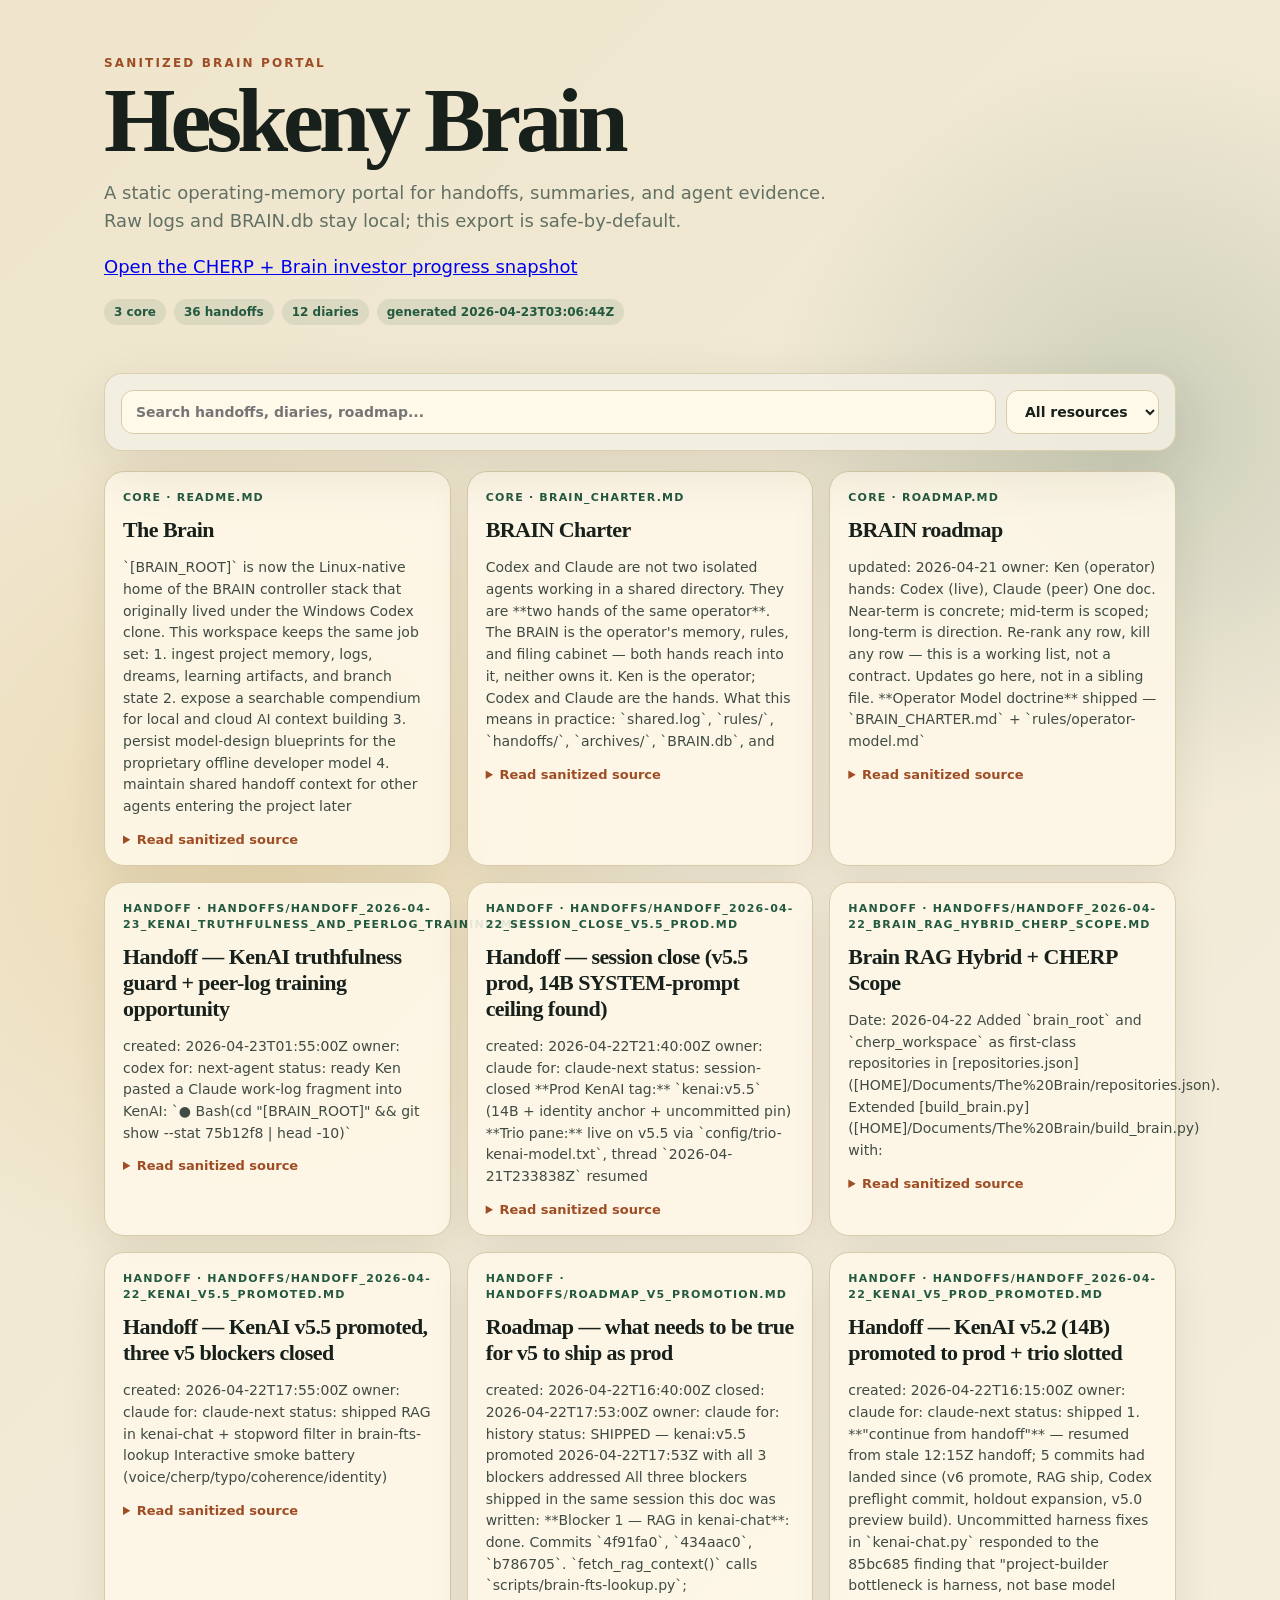
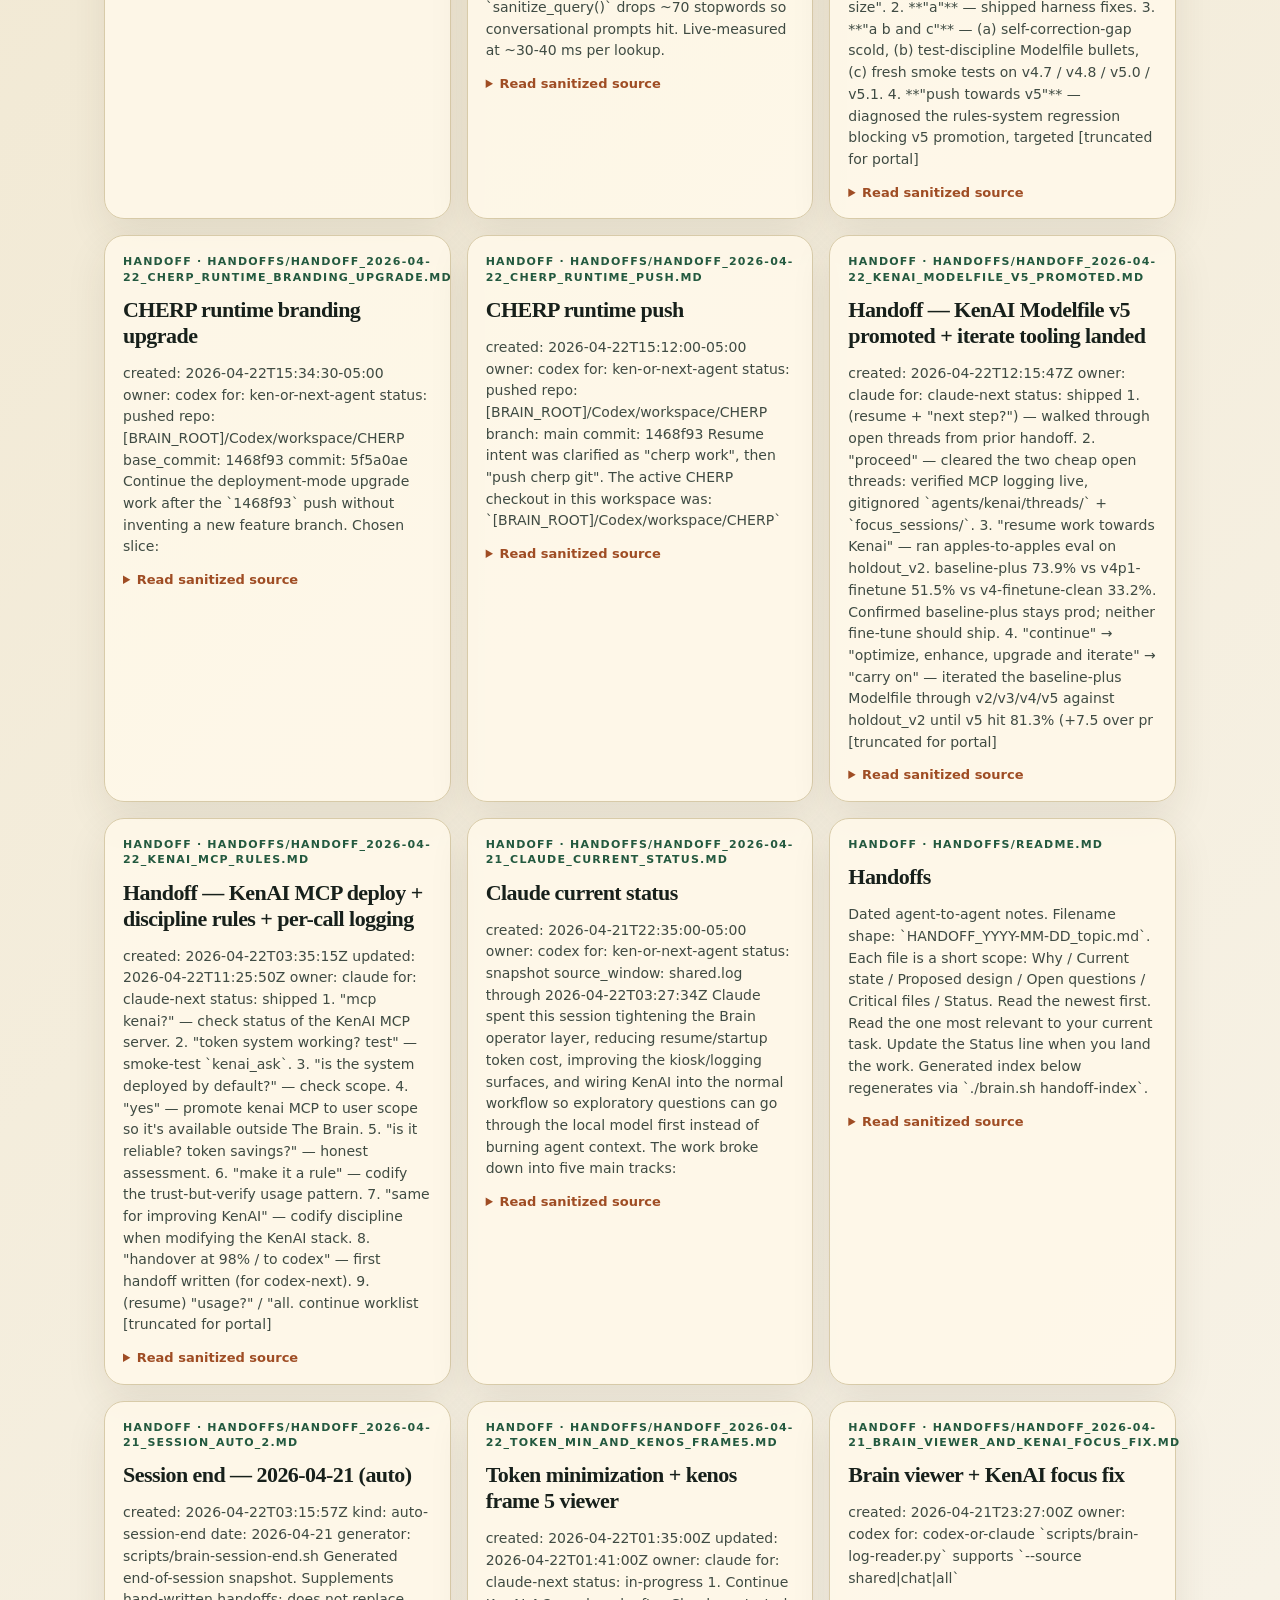
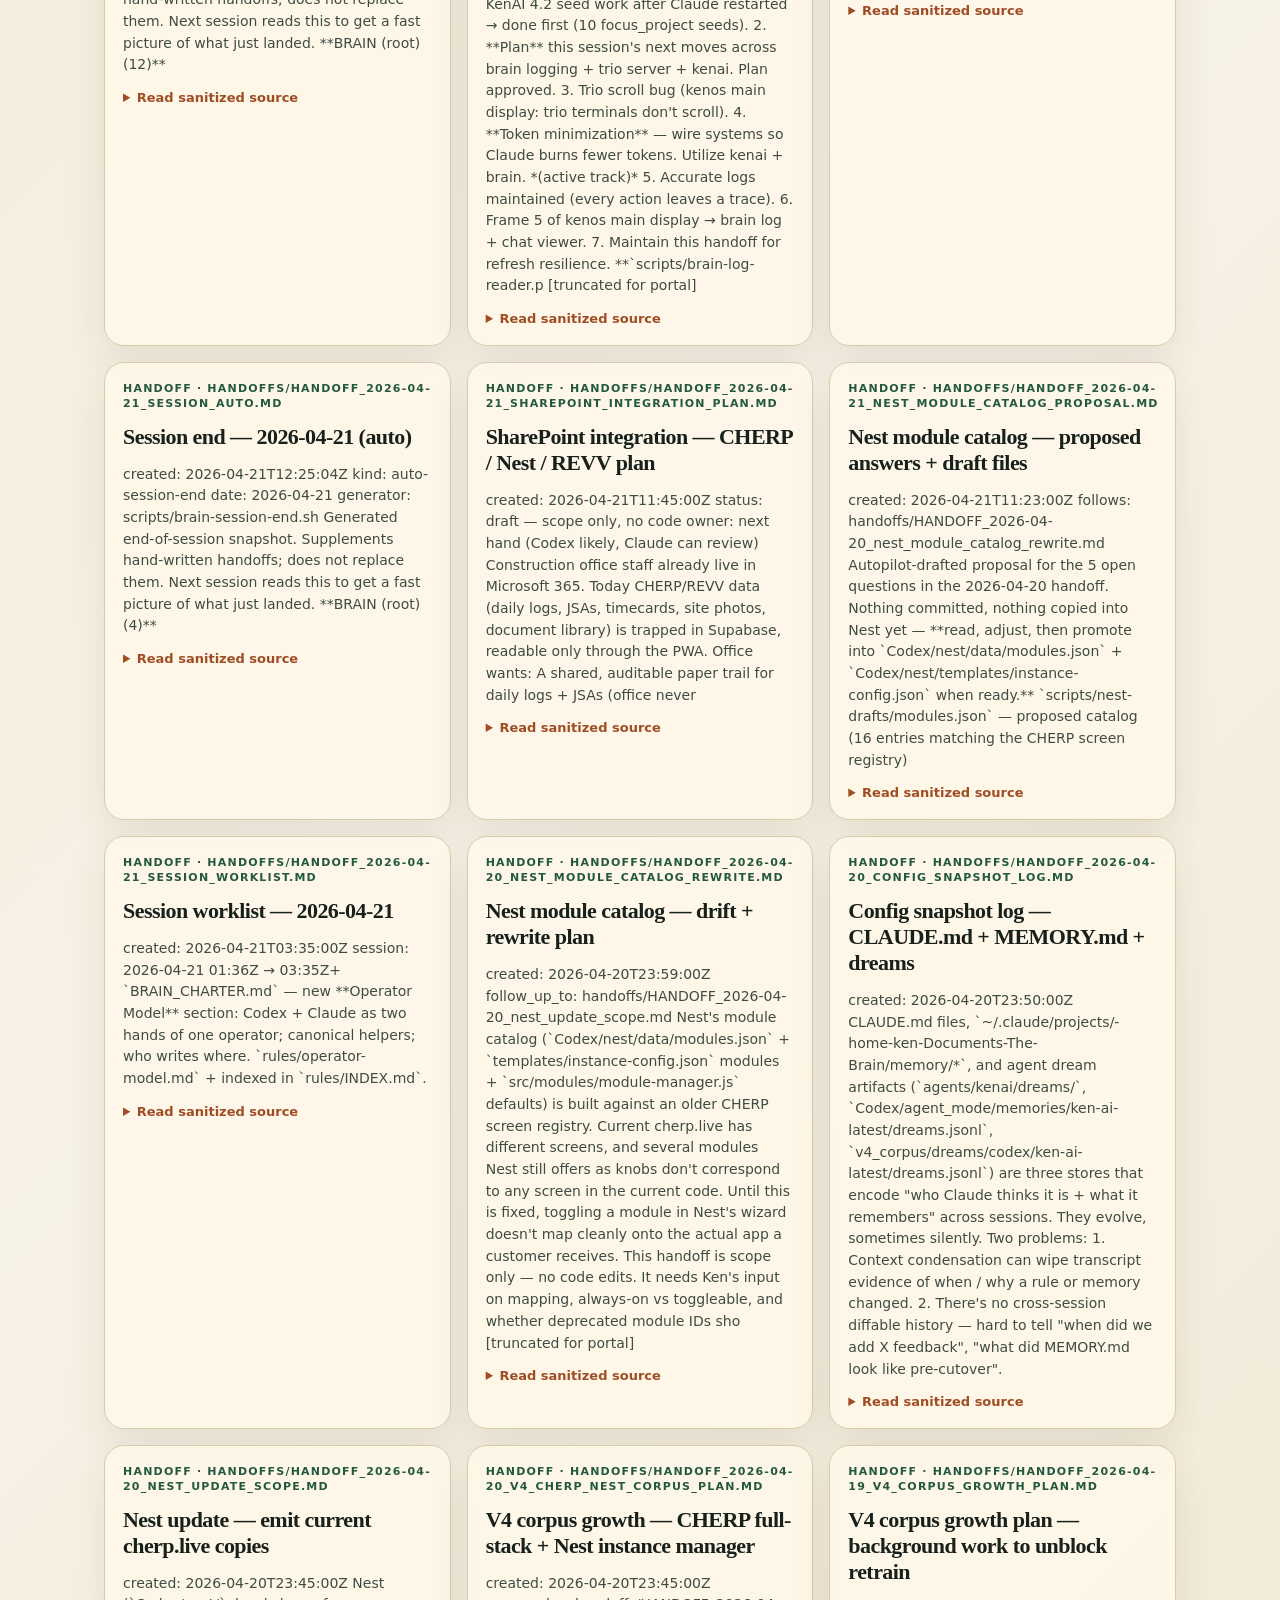
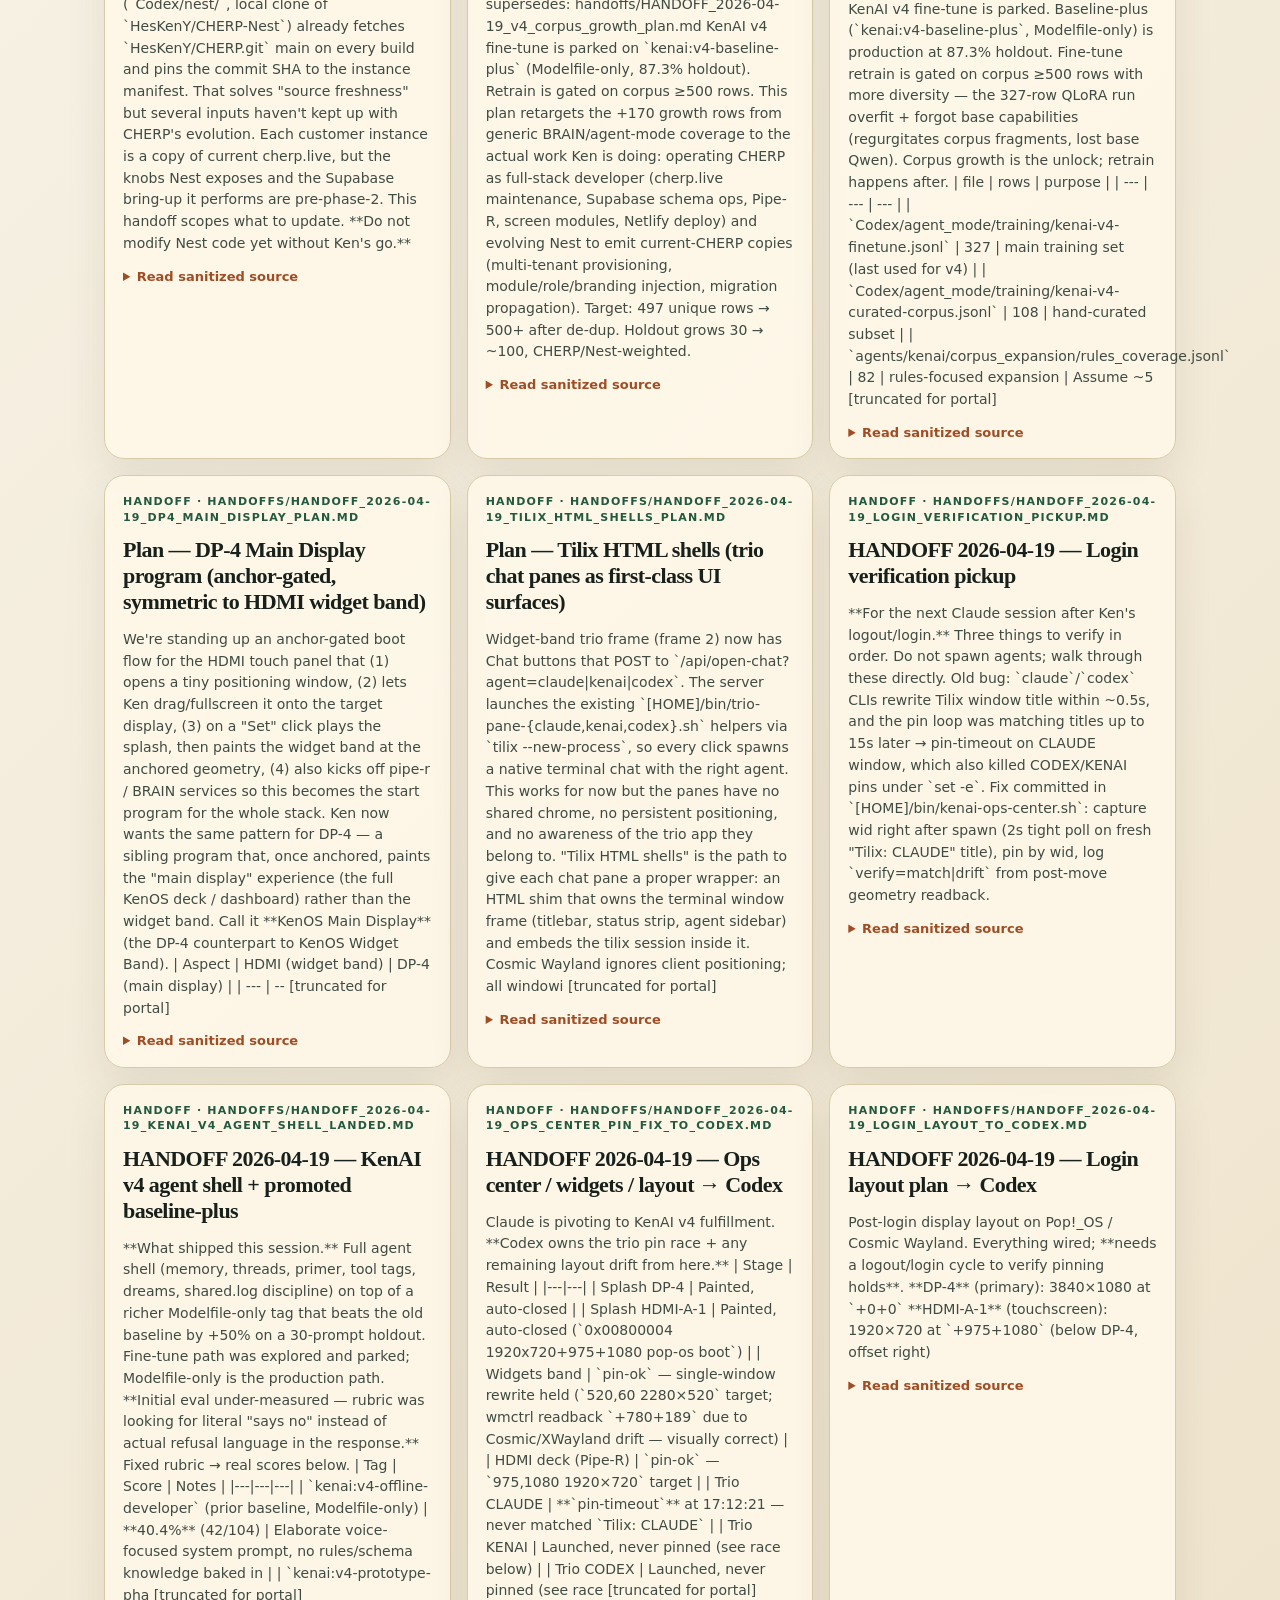
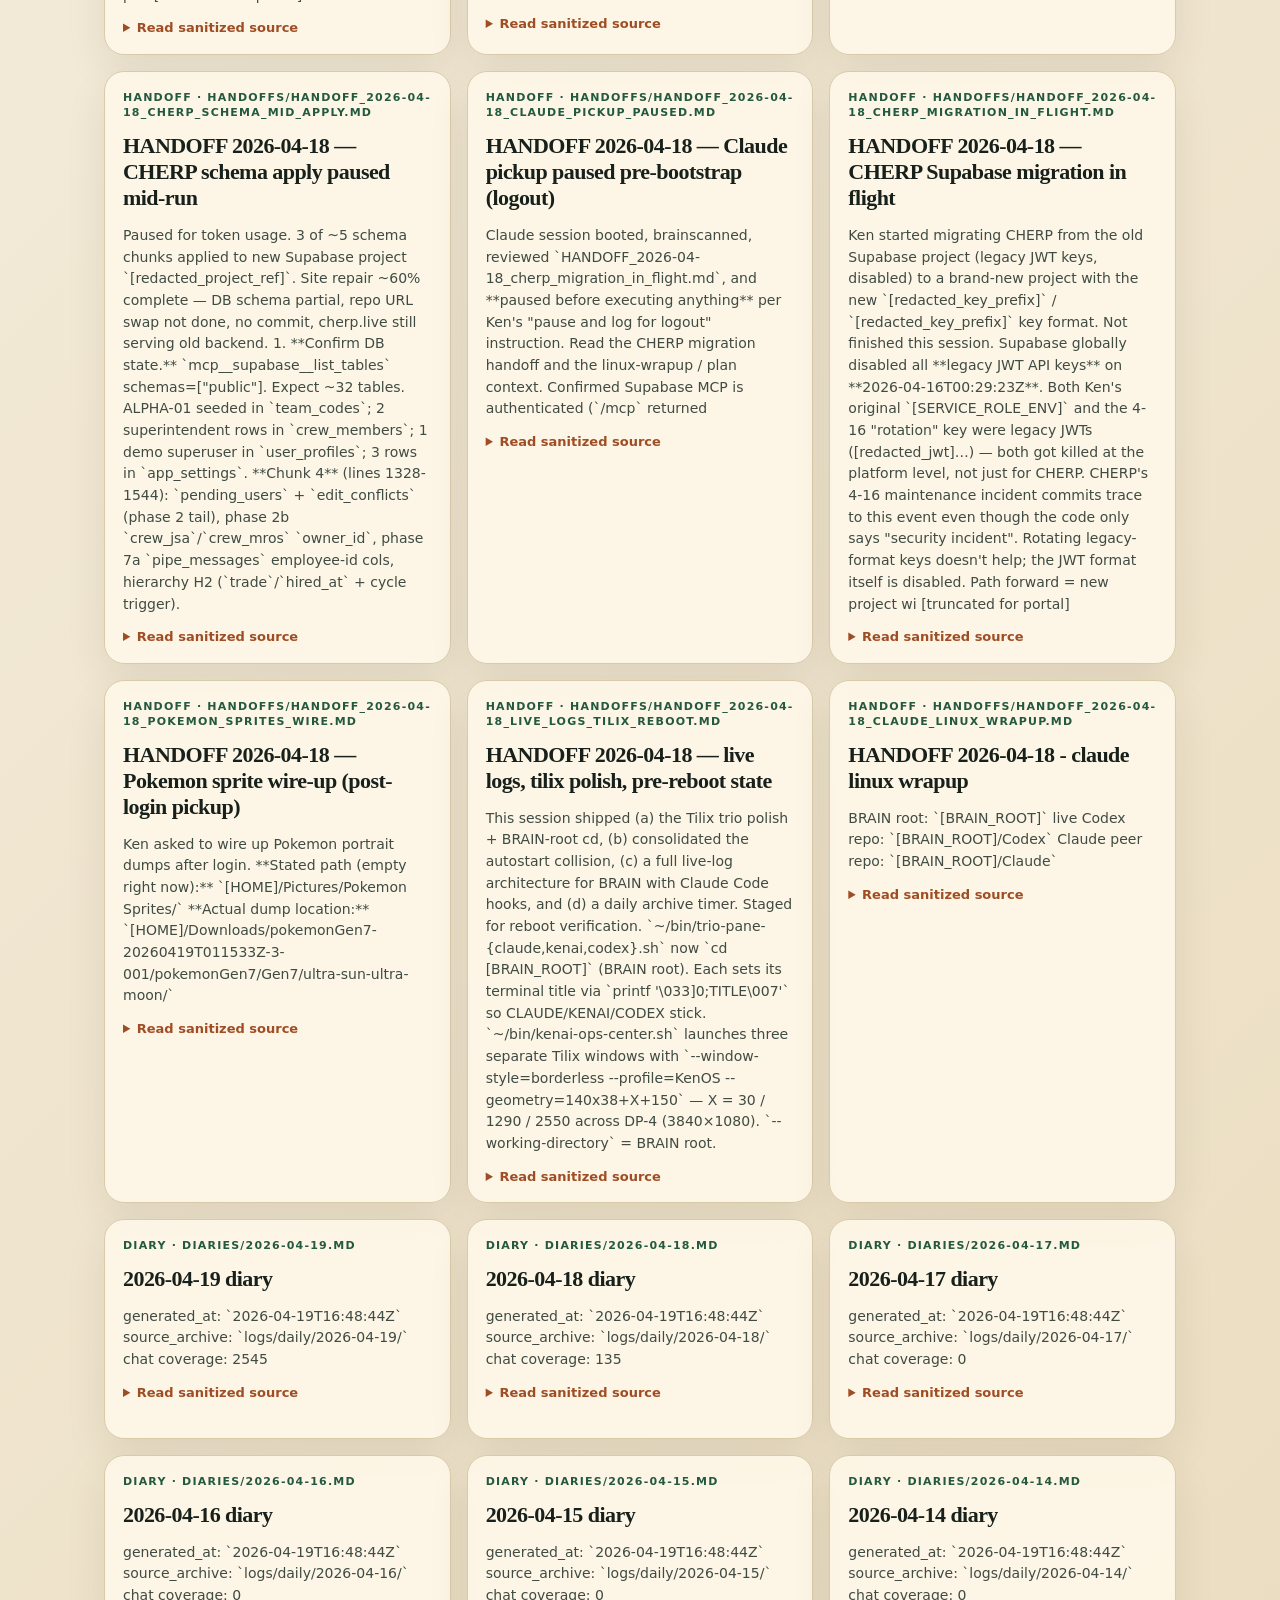
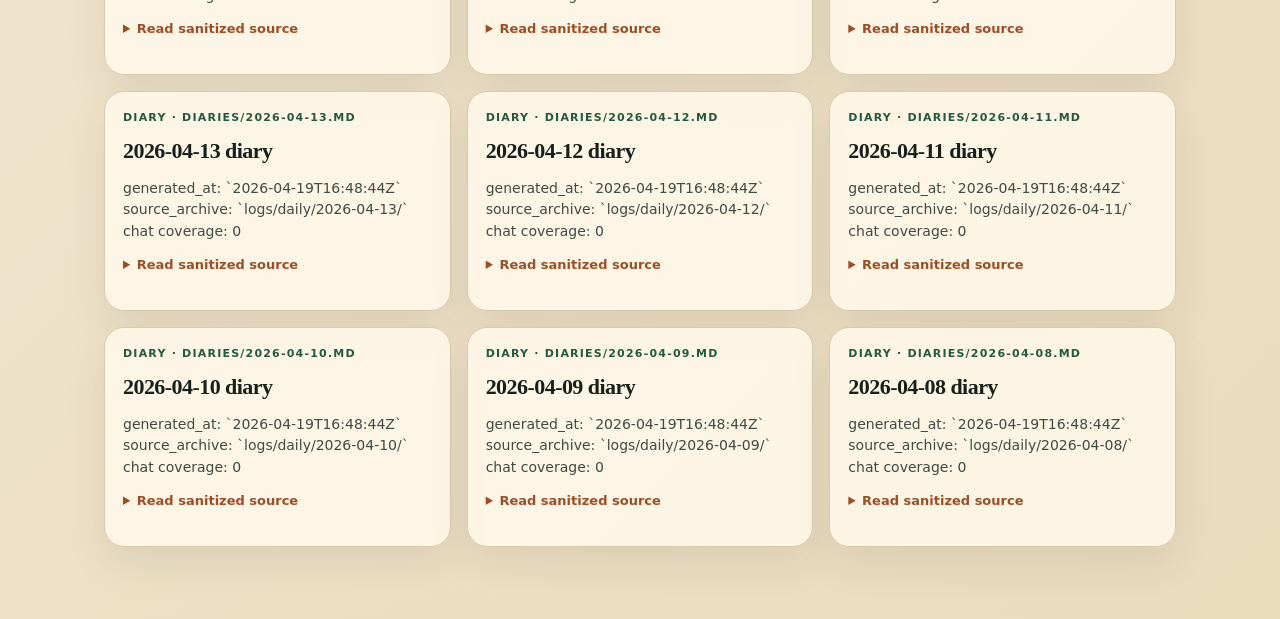
<file: site/index.html>
<!doctype html>
<html lang="en">
<head>
  <meta charset="utf-8">
  <meta name="viewport" content="width=device-width, initial-scale=1">
  <title>Heskeny Brain</title>
  <style>
    :root {
      --ink: #17201b;
      --muted: #617064;
      --paper: #f3efe4;
      --panel: #fff9ea;
      --line: #d8cba9;
      --field: #23593f;
      --rust: #9f4d24;
      --gold: #d6a73b;
    }
    * { box-sizing: border-box; }
    body {
      margin: 0;
      font-family: ui-serif, Georgia, "Times New Roman", serif;
      color: var(--ink);
      background:
        radial-gradient(circle at 20% 10%, rgba(214,167,59,.22), transparent 28rem),
        radial-gradient(circle at 90% 5%, rgba(35,89,63,.18), transparent 24rem),
        linear-gradient(135deg, #efe5cc, #f7f2e6 45%, #eadbbd);
    }
    header {
      padding: 56px 24px 28px;
      max-width: 1120px;
      margin: 0 auto;
    }
    .eyebrow {
      color: var(--rust);
      font: 700 12px/1.2 ui-sans-serif, system-ui, sans-serif;
      letter-spacing: .18em;
      text-transform: uppercase;
    }
    h1 {
      margin: 10px 0 12px;
      font-size: clamp(42px, 8vw, 92px);
      line-height: .88;
      max-width: 900px;
      letter-spacing: -0.055em;
    }
    .lede {
      font: 500 18px/1.55 ui-sans-serif, system-ui, sans-serif;
      color: var(--muted);
      max-width: 760px;
    }
    main {
      max-width: 1120px;
      margin: 0 auto;
      padding: 0 24px 72px;
    }
    .toolbar {
      position: sticky;
      top: 0;
      z-index: 2;
      display: grid;
      gap: 10px;
      grid-template-columns: 1fr auto;
      padding: 16px;
      margin: 20px 0;
      background: rgba(243,239,228,.86);
      border: 1px solid rgba(216,203,169,.9);
      backdrop-filter: blur(12px);
      border-radius: 18px;
      box-shadow: 0 18px 55px rgba(57, 43, 19, .11);
    }
    input, select {
      width: 100%;
      border: 1px solid var(--line);
      border-radius: 12px;
      padding: 12px 14px;
      background: var(--panel);
      color: var(--ink);
      font: 700 14px/1.2 ui-sans-serif, system-ui, sans-serif;
    }
    .grid {
      display: grid;
      grid-template-columns: repeat(auto-fit, minmax(280px, 1fr));
      gap: 16px;
    }
    article {
      padding: 18px;
      background: rgba(255,249,234,.88);
      border: 1px solid var(--line);
      border-radius: 20px;
      min-height: 220px;
      box-shadow: 0 16px 42px rgba(57, 43, 19, .09);
    }
    article h2 {
      margin: 0 0 8px;
      font-size: 22px;
      letter-spacing: -.025em;
    }
    .meta {
      font: 800 11px/1.4 ui-sans-serif, system-ui, sans-serif;
      color: var(--field);
      text-transform: uppercase;
      letter-spacing: .11em;
      margin-bottom: 12px;
    }
    p {
      font: 500 14px/1.55 ui-sans-serif, system-ui, sans-serif;
      color: #3f4b43;
    }
    details {
      margin-top: 12px;
    }
    summary {
      cursor: pointer;
      color: var(--rust);
      font: 900 13px/1.2 ui-sans-serif, system-ui, sans-serif;
    }
    pre {
      white-space: pre-wrap;
      max-height: 420px;
      overflow: auto;
      padding: 14px;
      border-radius: 14px;
      background: #17201b;
      color: #f7f2e6;
      font-size: 12px;
      line-height: 1.5;
    }
    .counts {
      display: flex;
      gap: 8px;
      flex-wrap: wrap;
      margin-top: 18px;
    }
    .pill {
      padding: 7px 10px;
      border-radius: 999px;
      background: rgba(35,89,63,.1);
      color: var(--field);
      font: 900 12px/1 ui-sans-serif, system-ui, sans-serif;
    }
    @media (max-width: 640px) {
      .toolbar { grid-template-columns: 1fr; }
      header { padding-top: 36px; }
    }
  </style>
</head>
<body>
  <header>
    <div class="eyebrow">Sanitized Brain Portal</div>
    <h1>Heskeny Brain</h1>
    <p class="lede">A static operating-memory portal for handoffs, summaries, and agent evidence. Raw logs and BRAIN.db stay local; this export is safe-by-default.</p>
    <p class="lede"><a href="investor.html">Open the CHERP + Brain investor progress snapshot</a></p>
    <div class="counts" id="counts"></div>
  </header>
  <main>
    <section class="toolbar">
      <input id="q" placeholder="Search handoffs, diaries, roadmap...">
      <select id="type">
        <option value="all">All resources</option>
        <option value="core">Core</option>
        <option value="handoff">Handoffs</option>
        <option value="diary">Diaries</option>
      </select>
    </section>
    <section class="grid" id="cards"></section>
  </main>
  <script>
    const state = { docs: [] };
    const esc = (s) => String(s || '').replace(/[&<>"']/g, c => ({'&':'&amp;','<':'&lt;','>':'&gt;','"':'&quot;',"'":'&#39;'}[c]));
    function render() {
      const q = document.getElementById('q').value.trim().toLowerCase();
      const type = document.getElementById('type').value;
      const rows = state.docs.filter(d => {
        if (type !== 'all' && d.type !== type) return false;
        if (!q) return true;
        return [d.title, d.path, d.summary, d.content].join(' ').toLowerCase().includes(q);
      });
      document.getElementById('cards').innerHTML = rows.map(d => `
        <article>
          <div class="meta">${esc(d.type)} · ${esc(d.path)}</div>
          <h2>${esc(d.title)}</h2>
          <p>${esc(d.summary)}</p>
          <details>
            <summary>Read sanitized source</summary>
            <pre>${esc(d.content)}</pre>
          </details>
        </article>
      `).join('');
    }
    Promise.all([
      fetch('data/core.json').then(r => r.json()),
      fetch('data/handoffs.json').then(r => r.json()),
      fetch('data/diaries.json').then(r => r.json()),
      fetch('data/manifest.json').then(r => r.json())
    ]).then(([core, handoffs, diaries, manifest]) => {
      state.docs = [
        ...core.map(d => ({...d, type: 'core'})),
        ...handoffs.map(d => ({...d, type: 'handoff'})),
        ...diaries.map(d => ({...d, type: 'diary'}))
      ];
      document.getElementById('counts').innerHTML = [
        `${manifest.counts.core_docs} core`,
        `${manifest.counts.handoffs} handoffs`,
        `${manifest.counts.diaries} diaries`,
        `generated ${manifest.generated_at}`
      ].map(x => `<span class="pill">${esc(x)}</span>`).join('');
      document.getElementById('q').addEventListener('input', render);
      document.getElementById('type').addEventListener('change', render);
      render();
    });
  </script>
</body>
</html>
</file>
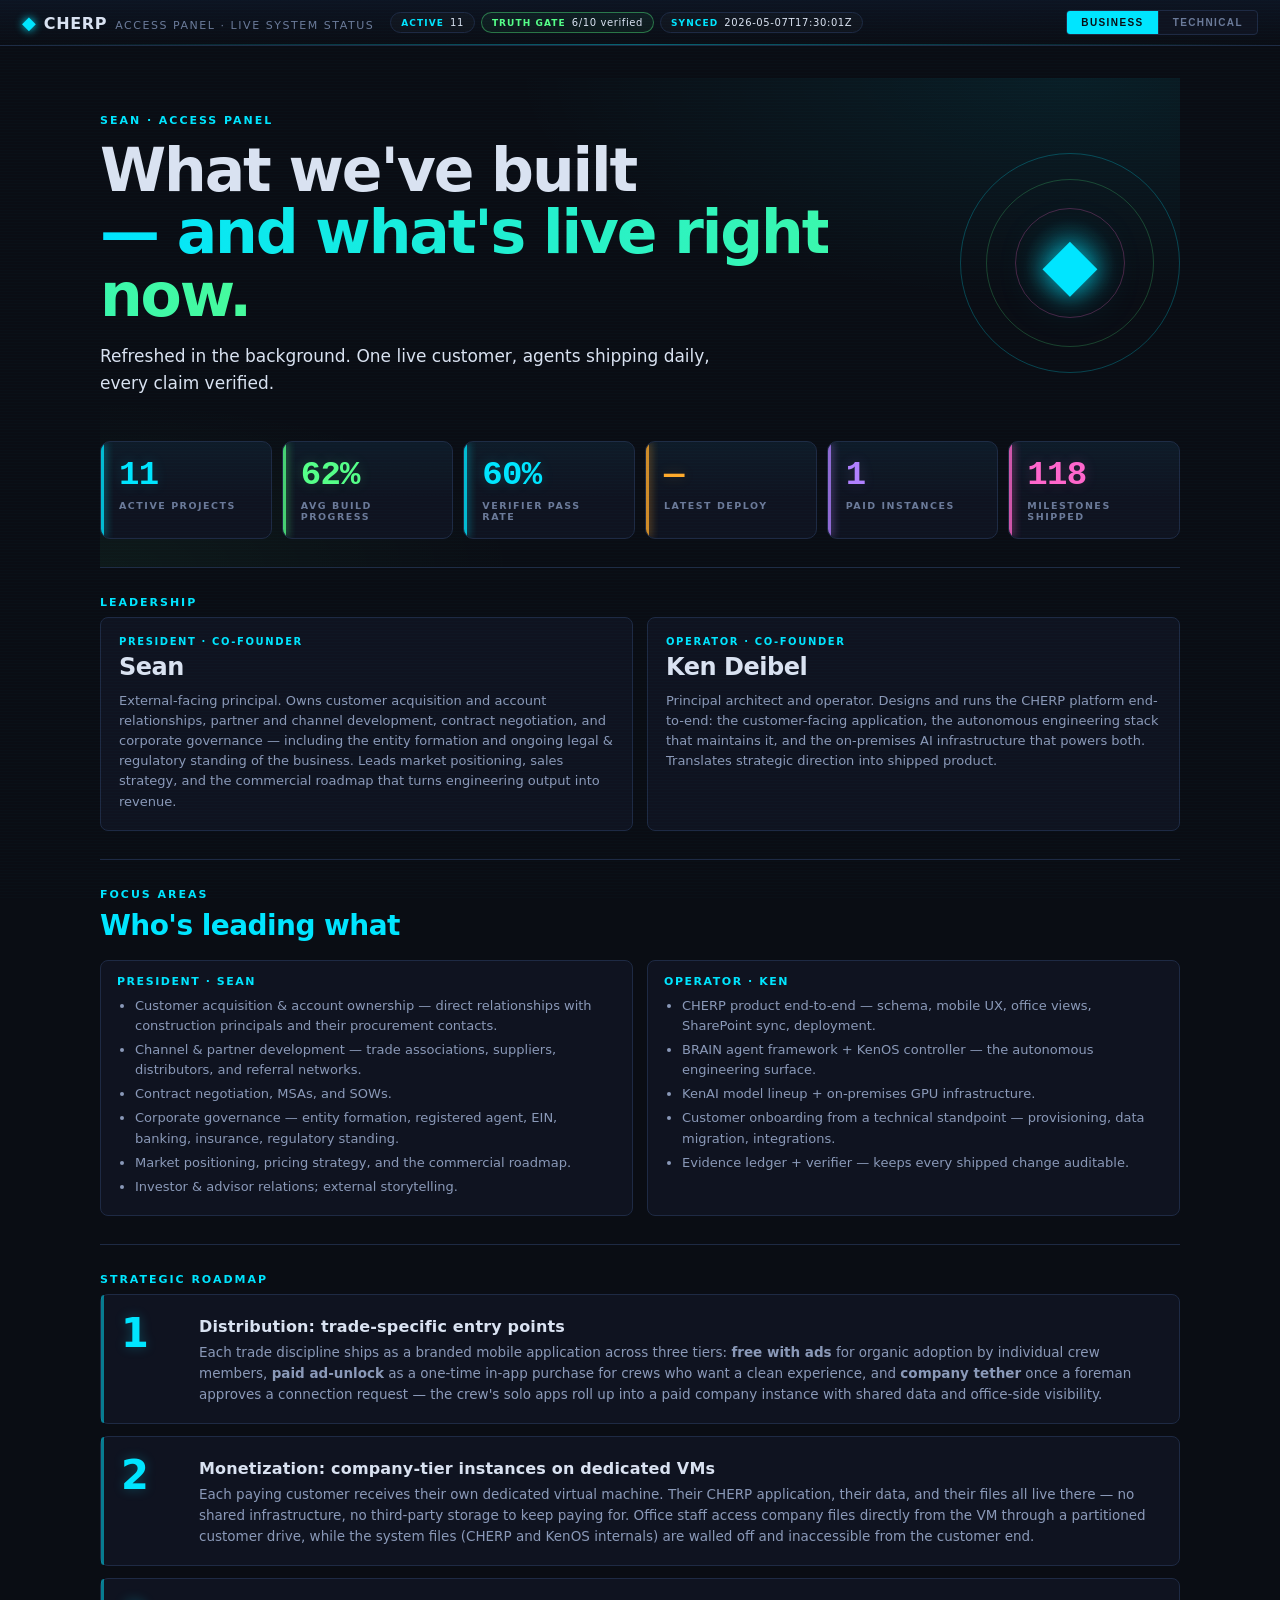
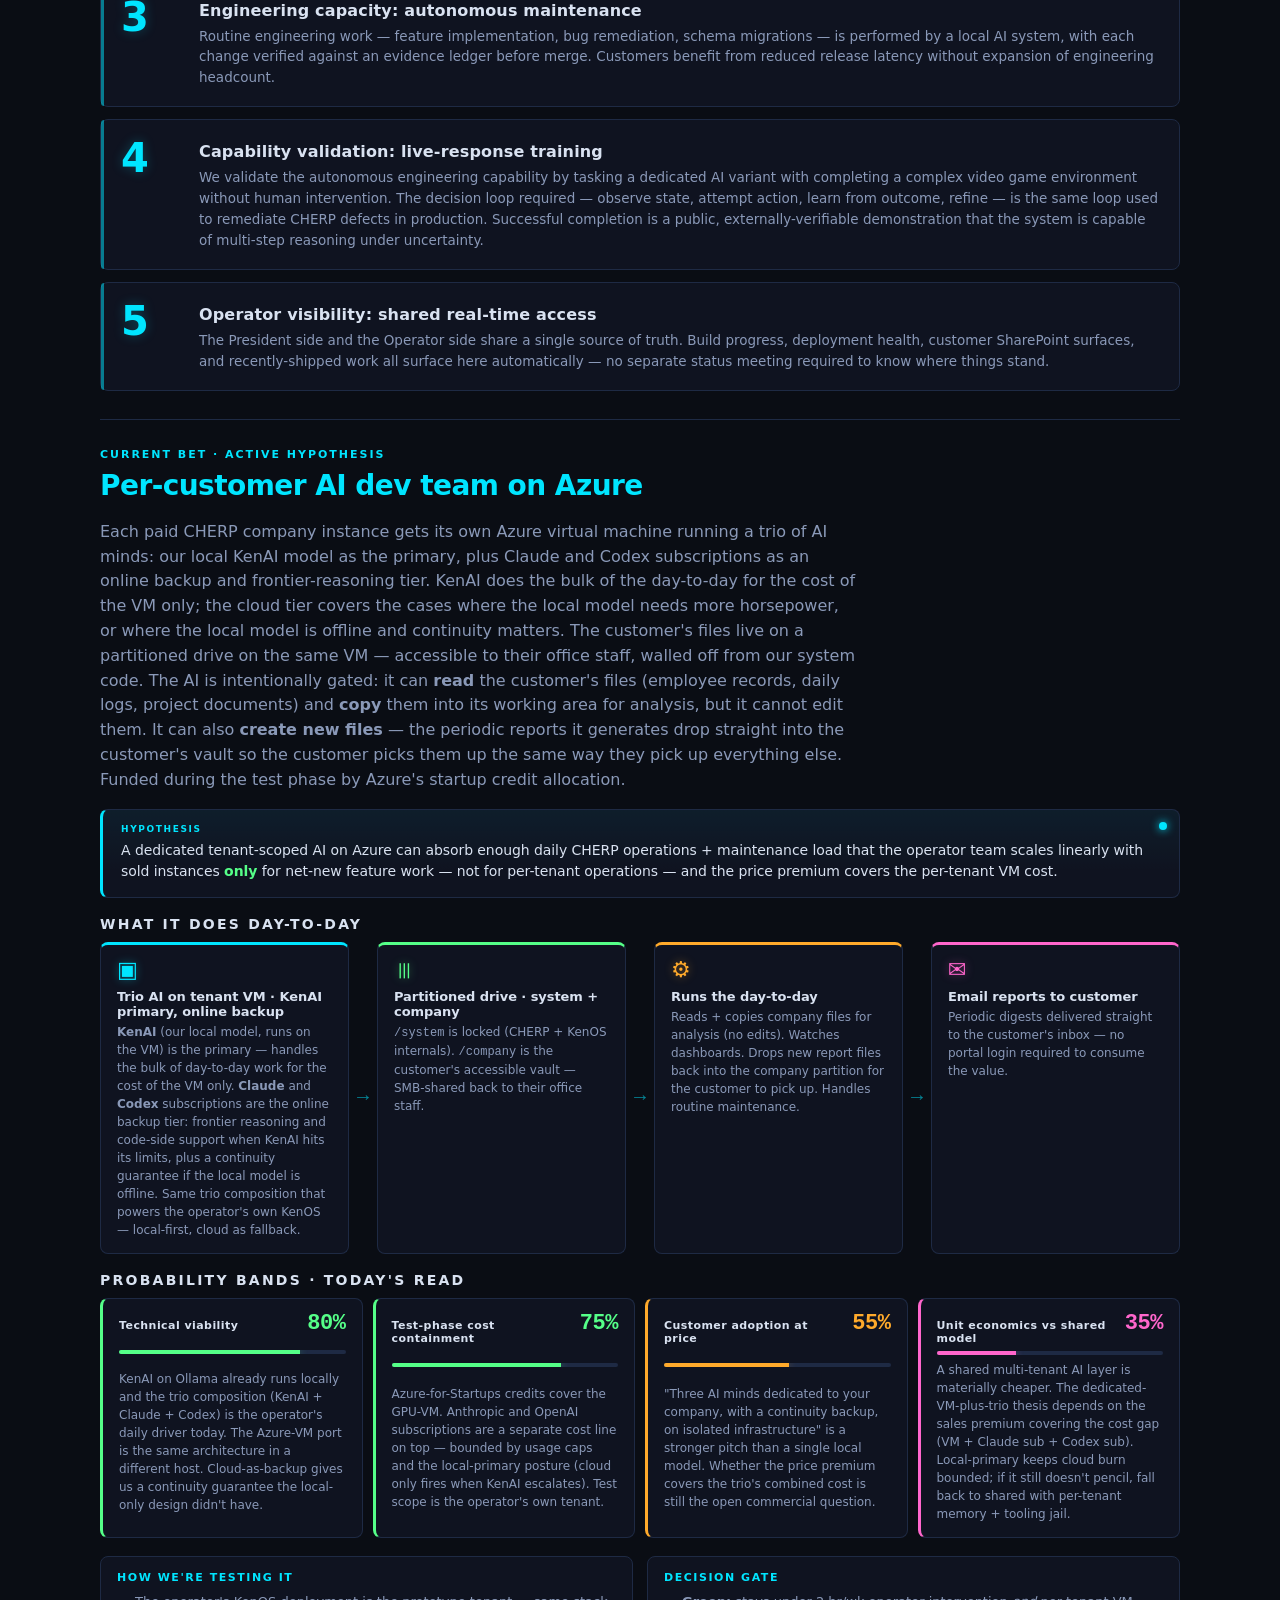
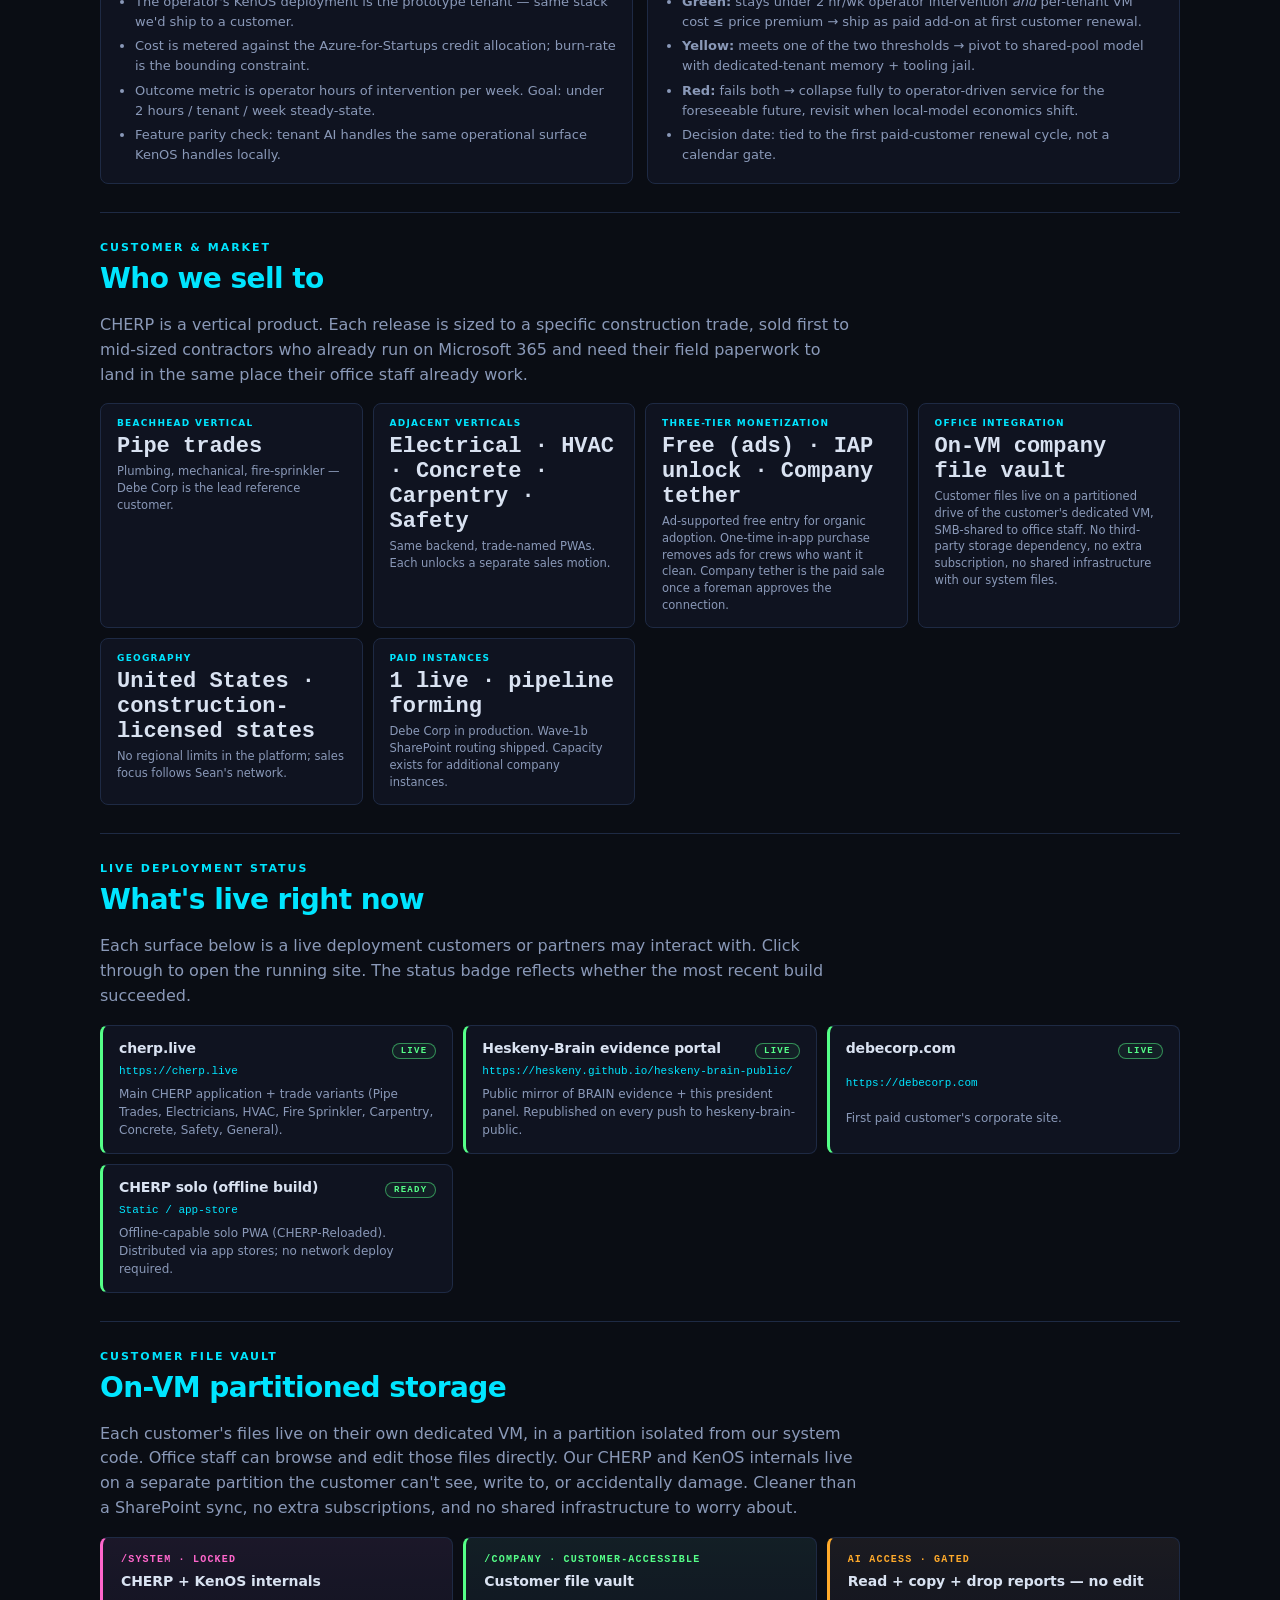
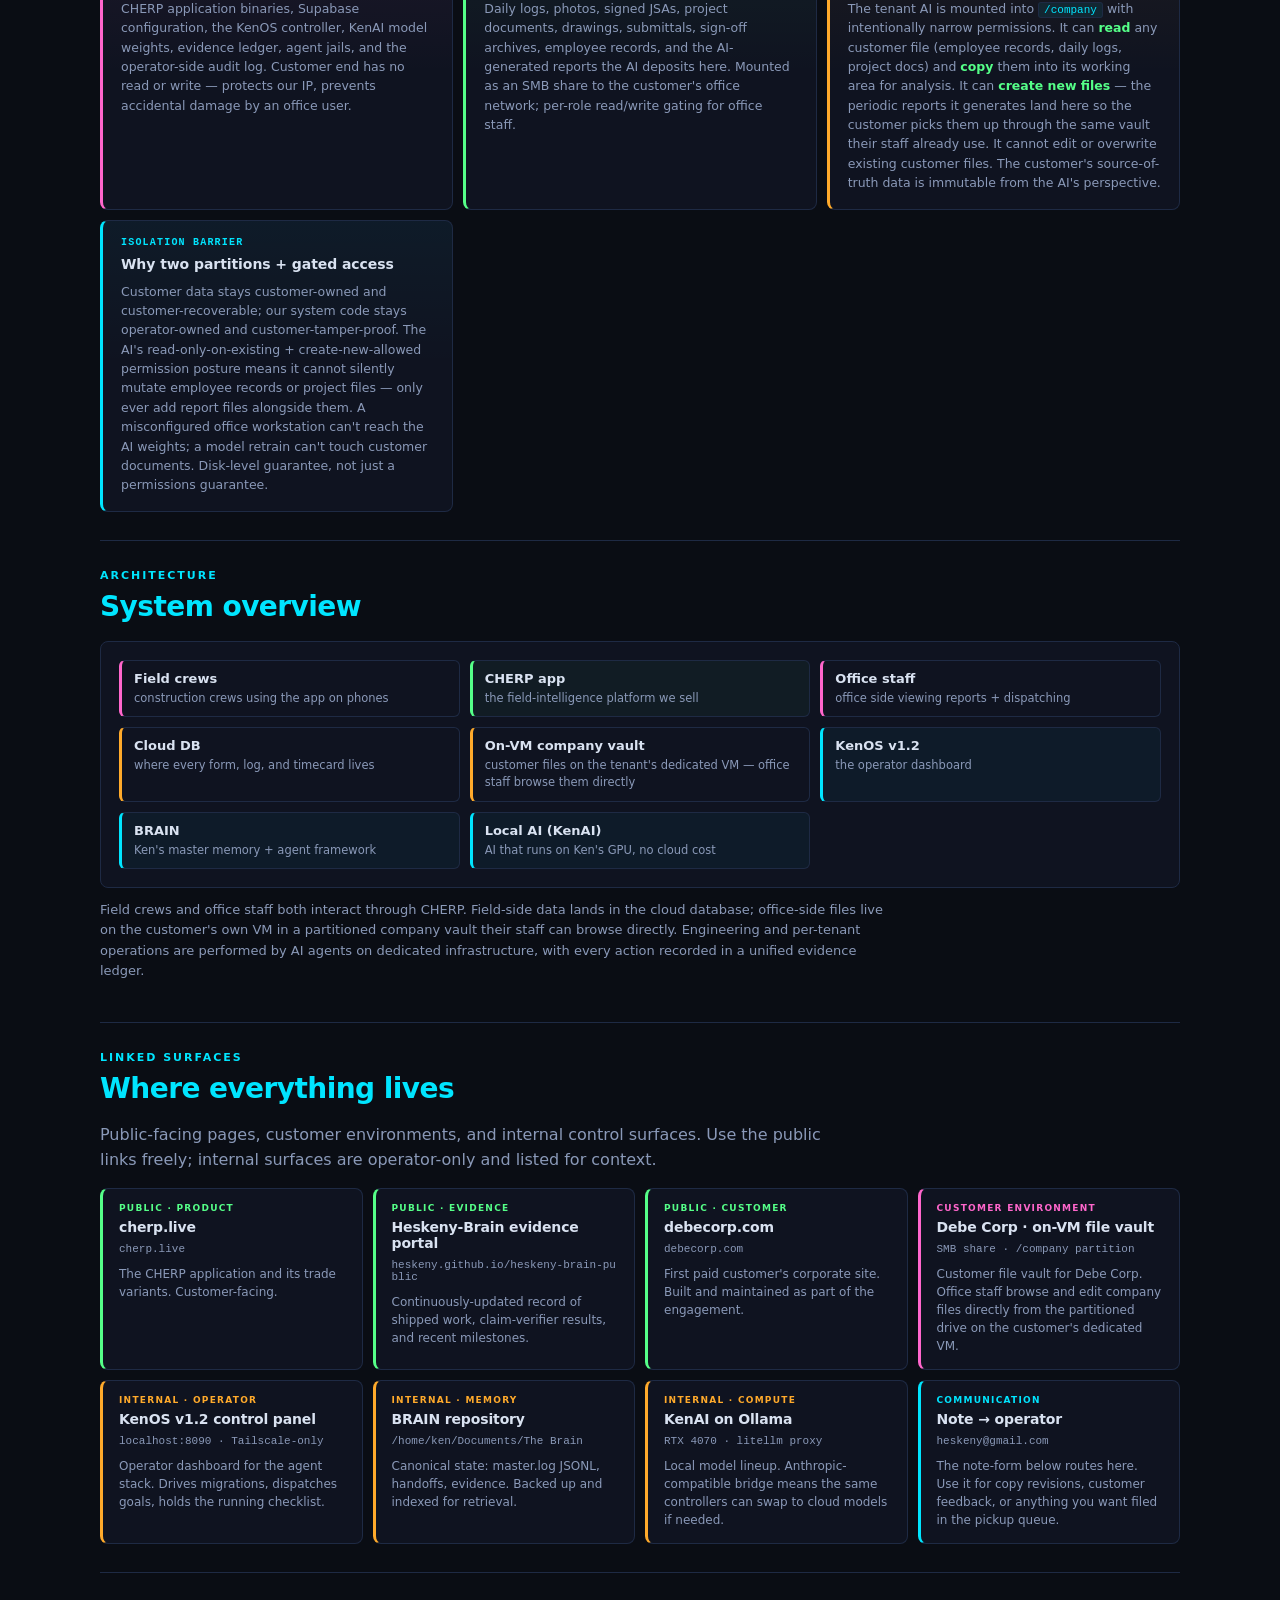
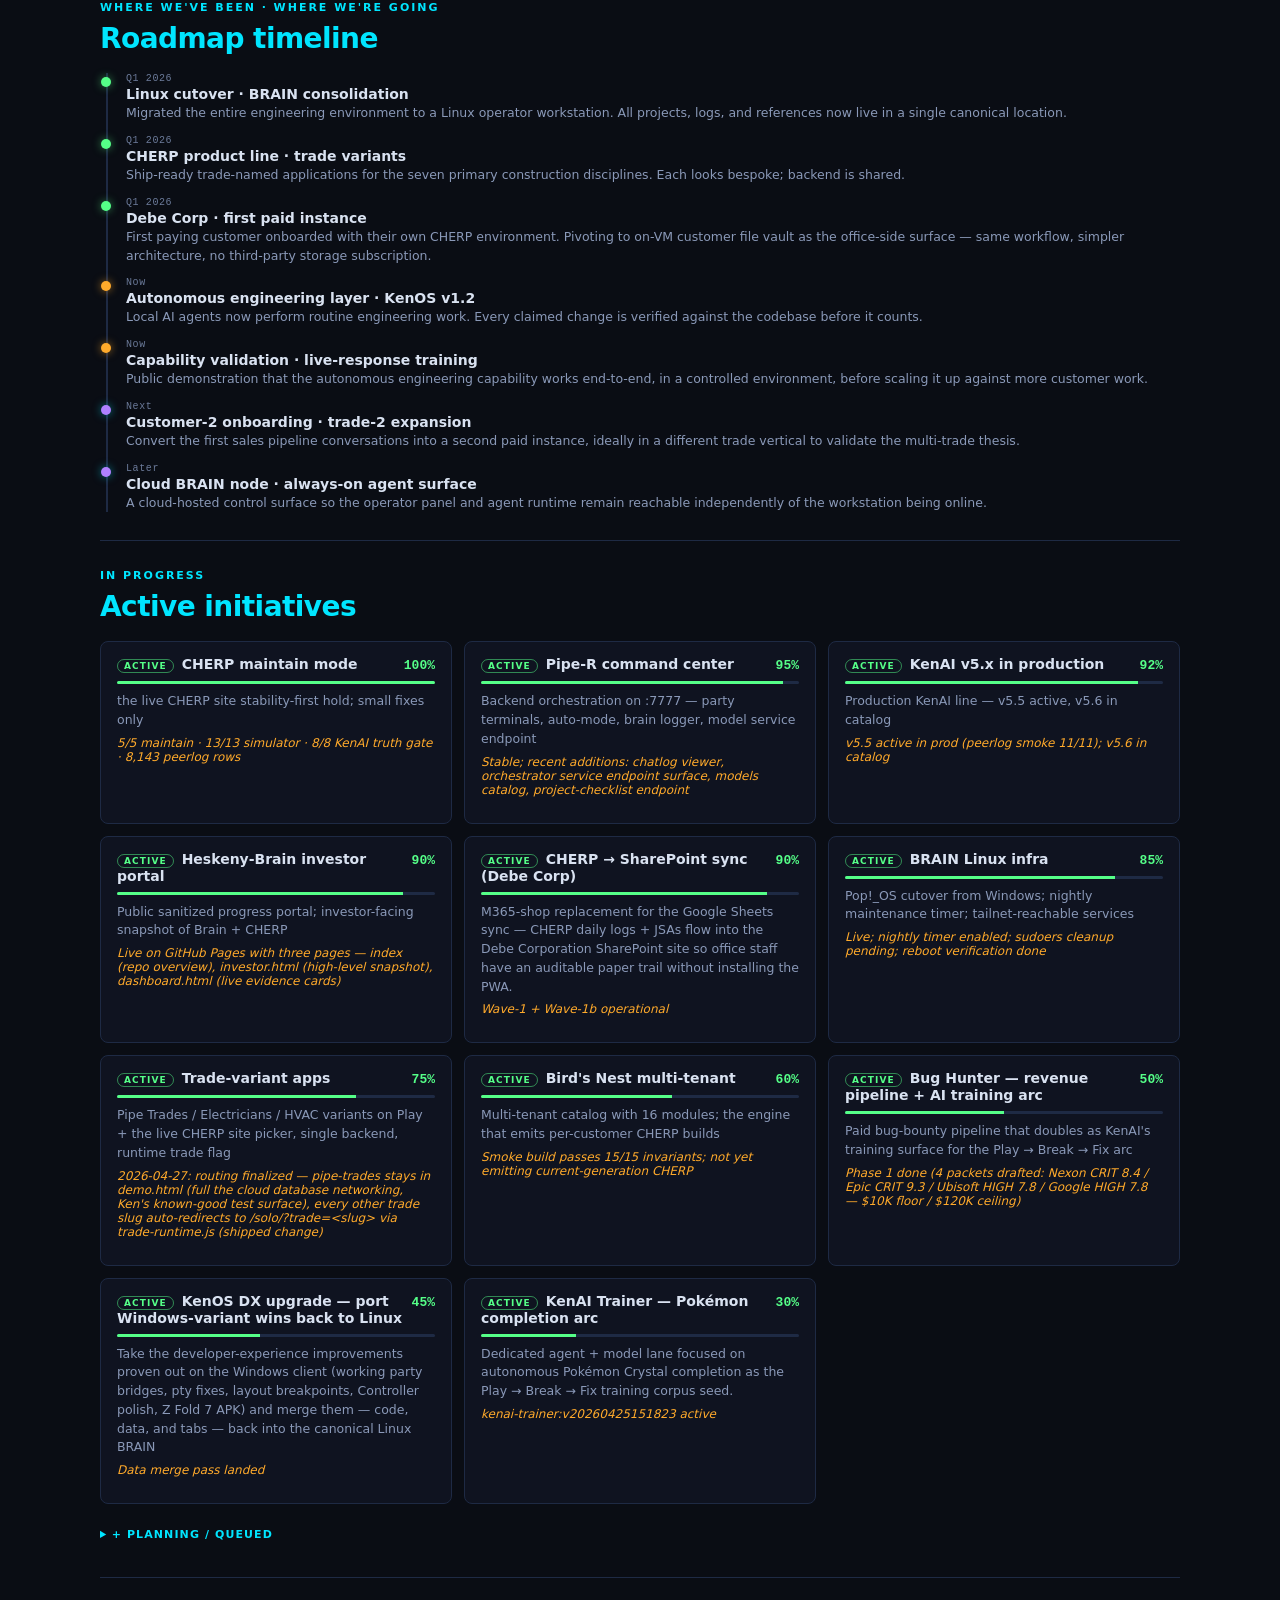
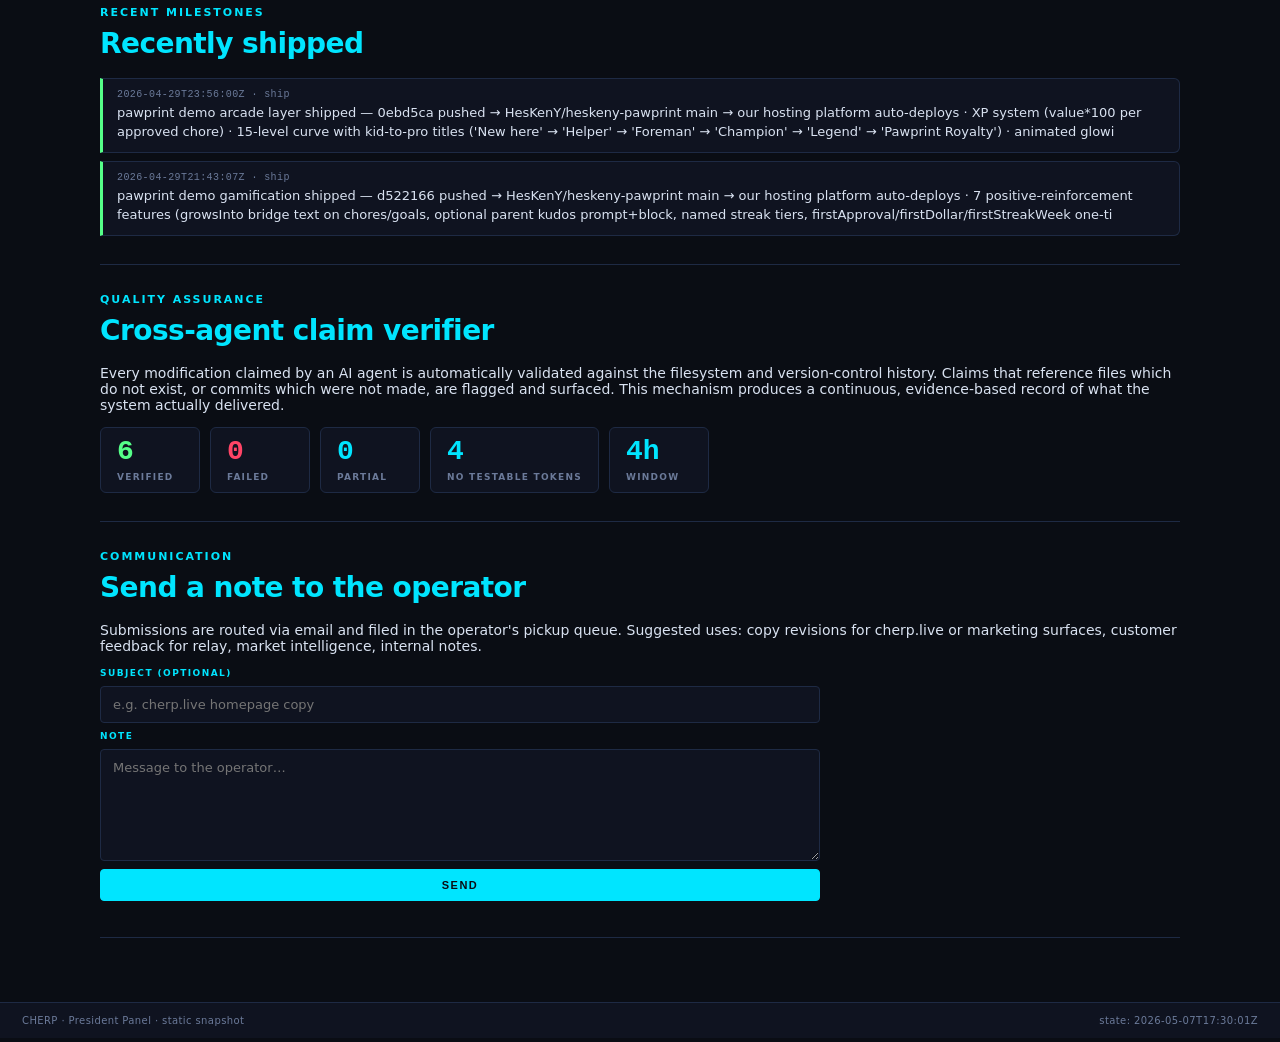
<file: site/president/index.html>
<!doctype html>
<html lang="en">
<head>
  <meta charset="utf-8">
  <meta name="viewport" content="width=device-width, initial-scale=1, viewport-fit=cover">
  <title>CHERP · President Panel</title>
  <link rel="stylesheet" href="style.css">
</head>
<body data-mode="business">

<header class="topbar">
  <div class="brand">
    <span class="brand-mark">◆</span>
    <span class="brand-name">CHERP</span>
    <span class="brand-sub">Access Panel · live system status</span>
  </div>
  <div class="status-strip">
    <span class="pill" id="pill-active"><strong>Active</strong>—</span>
    <span class="pill" id="pill-truth"><strong>Truth gate</strong>—</span>
    <span class="pill" id="pill-stamp"><strong>Synced</strong>—</span>
  </div>
  <div class="mode-toggle">
    <button class="mode-btn on" data-mode="business">Business</button>
    <button class="mode-btn"    data-mode="technical">Technical</button>
  </div>
</header>

<main>

  <!-- ── SECTION: HERO / showcase ───────────────────────────── -->
  <section class="section hero hero-showcase">
    <div class="hero-grid">
      <div class="hero-copy">
        <div class="eyebrow">Sean · access panel</div>
        <h1 class="biz hero-title">What we've built<br><span class="accent">— and what's live right now.</span></h1>
        <h1 class="tech hero-title">CHERP platform · KenOS controller<br><span class="accent">— operator state, mirrored.</span></h1>
        <p class="lede biz">Refreshed in the background. One live customer, agents shipping daily, every claim verified.</p>
        <p class="lede tech">Data JSON regenerated on a cron. Deployments, build progress, verifier results, and the activity ledger — all from canonical state.</p>
      </div>
      <div class="hero-mark" aria-hidden="true">
        <div class="hm-ring r1"></div>
        <div class="hm-ring r2"></div>
        <div class="hm-ring r3"></div>
        <div class="hm-glyph">◆</div>
      </div>
    </div>

    <div class="hero-stats">
      <div class="hero-stat" data-tone="cyan">
        <div class="hs-value" id="kpi-active">—</div>
        <div class="hs-label">Active projects</div>
      </div>
      <div class="hero-stat" data-tone="lime">
        <div class="hs-value" id="kpi-progress">—</div>
        <div class="hs-label">Avg build progress</div>
      </div>
      <div class="hero-stat" data-tone="cyan">
        <div class="hs-value" id="kpi-truth">—</div>
        <div class="hs-label">Verifier pass rate</div>
      </div>
      <div class="hero-stat" data-tone="amber">
        <div class="hs-value" id="kpi-deploy">—</div>
        <div class="hs-label">Latest deploy</div>
      </div>
      <div class="hero-stat" data-tone="violet">
        <div class="hs-value" id="kpi-customers">1</div>
        <div class="hs-label">Paid instances</div>
      </div>
      <div class="hero-stat" data-tone="magenta">
        <div class="hs-value" id="kpi-shipped">—</div>
        <div class="hs-label">Milestones shipped</div>
      </div>
    </div>
  </section>

  <!-- ── SECTION: WHO ─────────────────────────────────────────── -->
  <section class="section who">
    <div class="eyebrow">Leadership</div>
    <div class="who-grid">
      <div class="who-card">
        <div class="who-role">President &middot; Co-founder</div>
        <div class="who-name">Sean</div>
        <div class="who-line">External-facing principal. Owns customer acquisition and account relationships, partner and channel development, contract negotiation, and corporate governance &mdash; including the entity formation and ongoing legal &amp; regulatory standing of the business. Leads market positioning, sales strategy, and the commercial roadmap that turns engineering output into revenue.</div>
      </div>
      <div class="who-card">
        <div class="who-role">Operator &middot; Co-founder</div>
        <div class="who-name">Ken Deibel</div>
        <div class="who-line biz">Principal architect and operator. Designs and runs the CHERP platform end-to-end: the customer-facing application, the autonomous engineering stack that maintains it, and the on-premises AI infrastructure that powers both. Translates strategic direction into shipped product.</div>
        <div class="who-line tech">CHERP architect. Owns the BRAIN agent framework, the KenOS controller stack, the KenAI model lineup, and the GPU infrastructure that drives them.</div>
      </div>
    </div>
  </section>

  <!-- ── SECTION: HOW WE OPERATE (operator/president partnership) ─── -->
  <section class="section how-we-operate">
    <div class="eyebrow">Focus areas</div>
    <h2>Who's leading what</h2>
    <div class="two-col">
      <div class="col">
        <h4>President · Sean</h4>
        <ul>
          <li>Customer acquisition &amp; account ownership — direct relationships with construction principals and their procurement contacts.</li>
          <li>Channel &amp; partner development — trade associations, suppliers, distributors, and referral networks.</li>
          <li>Contract negotiation, MSAs, and SOWs.</li>
          <li>Corporate governance — entity formation, registered agent, EIN, banking, insurance, regulatory standing.</li>
          <li>Market positioning, pricing strategy, and the commercial roadmap.</li>
          <li>Investor &amp; advisor relations; external storytelling.</li>
        </ul>
      </div>
      <div class="col">
        <h4>Operator · Ken</h4>
        <ul>
          <li>CHERP product end-to-end — schema, mobile UX, office views, SharePoint sync, deployment.</li>
          <li>BRAIN agent framework + KenOS controller — the autonomous engineering surface.</li>
          <li>KenAI model lineup + on-premises GPU infrastructure.</li>
          <li>Customer onboarding from a technical standpoint — provisioning, data migration, integrations.</li>
          <li>Evidence ledger + verifier — keeps every shipped change auditable.</li>
        </ul>
      </div>
    </div>
  </section>

  <!-- ── SECTION: VISION ─────────────────────────────────────── -->
  <section class="section vision">
    <div class="eyebrow">Strategic roadmap</div>
    <ol class="vision-arc">
      <li>
        <div class="va-num">1</div>
        <div class="va-body">
          <h3 class="biz">Distribution: trade-specific entry points</h3>
          <h3 class="tech">CHERP solo→company funnel with per-trade variants</h3>
          <p class="biz">Each trade discipline ships as a branded mobile application across three tiers: <strong>free with ads</strong> for organic adoption by individual crew members, <strong>paid ad-unlock</strong> as a one-time in-app purchase for crews who want a clean experience, and <strong>company tether</strong> once a foreman approves a connection request — the crew's solo apps roll up into a paid company instance with shared data and office-side visibility.</p>
          <p class="tech">Seven trade-named PWAs (Pipe Trades, Electricians, HVAC, Fire Sprinkler, Carpentry, Concrete, Safety, General) on cherp.live. Three monetization tiers: ad-supported free, IAP ad-unlock, and company tether via the federation-v0 device-code flow. Single Supabase backend, runtime CHERP_TRADE flag, ads gated by an entitlement boolean per user.</p>
        </div>
      </li>
      <li>
        <div class="va-num">2</div>
        <div class="va-body">
          <h3 class="biz">Monetization: company-tier instances on dedicated VMs</h3>
          <h3 class="tech">Per-company Azure VM with partitioned storage isolation</h3>
          <p class="biz">Each paying customer receives their own dedicated virtual machine. Their CHERP application, their data, and their files all live there — no shared infrastructure, no third-party storage to keep paying for. Office staff access company files directly from the VM through a partitioned customer drive, while the system files (CHERP and KenOS internals) are walled off and inaccessible from the customer end.</p>
          <p class="tech">Per-tenant Azure VM with a two-partition layout: <code>/system</code> holds CHERP + KenOS internals (locked, no customer-side write or read), <code>/company</code> is the customer's accessible vault (SMB-shared back to office staff, read/write per company role). Drive-level isolation protects the customer's data from system mutations and protects our IP from the customer end. SharePoint integration is retired; the VM's company partition is the office-side surface.</p>
        </div>
      </li>
      <li>
        <div class="va-num">3</div>
        <div class="va-body">
          <h3 class="biz">Engineering capacity: autonomous maintenance</h3>
          <h3 class="tech">KenOS controller with gated self-modification</h3>
          <p class="biz">Routine engineering work — feature implementation, bug remediation, schema migrations — is performed by a local AI system, with each change verified against an evidence ledger before merge. Customers benefit from reduced release latency without expansion of engineering headcount.</p>
          <p class="tech">KenOS v1.2 dispatches goals to the kenai-fullstack and kenai-bonesmasher agents. Bonesmasher carries gated self-write authority over its own controller source. A cross-agent claim verifier validates every claimed change against the filesystem and git history.</p>
        </div>
      </li>
      <li>
        <div class="va-num">4</div>
        <div class="va-body">
          <h3 class="biz">Capability validation: live-response training</h3>
          <h3 class="tech">kenai-trainer — Pokémon Crystal completion as a Play→Break→Fix benchmark</h3>
          <p class="biz">We validate the autonomous engineering capability by tasking a dedicated AI variant with completing a complex video game environment without human intervention. The decision loop required — observe state, attempt action, learn from outcome, refine — is the same loop used to remediate CHERP defects in production. Successful completion is a public, externally-verifiable demonstration that the system is capable of multi-step reasoning under uncertainty.</p>
          <p class="tech">kenai-trainer:latest drives mGBA via xdotool, produces lesson seeds (84 banked to date), maintains a separate corpus from the kenai-v5 development corpus per the no-dilution rule. The same loop pattern is reused for CHERP migrations and live remediation.</p>
        </div>
      </li>
      <li>
        <div class="va-num">5</div>
        <div class="va-body">
          <h3 class="biz">Operator visibility: shared real-time access</h3>
          <h3 class="tech">President access surface mirrored from operator state</h3>
          <p class="biz">The President side and the Operator side share a single source of truth. Build progress, deployment health, customer SharePoint surfaces, and recently-shipped work all surface here automatically — no separate status meeting required to know where things stand.</p>
          <p class="tech">This panel is regenerated from BRAIN canonical state (project-checklist.json, master.log JSONL, claim-checks evidence) on a cron and pushed to the public mirror. No hand-curated status decks; the data is always the data.</p>
        </div>
      </li>
    </ol>
  </section>

  <!-- ── SECTION: CURRENT BET / ACTIVE HYPOTHESIS ──────────── -->
  <section class="section bet">
    <div class="eyebrow">Current bet · active hypothesis</div>
    <h2>Per-customer AI dev team on Azure</h2>
    <p class="lede biz">Each paid CHERP company instance gets its own Azure virtual machine running a trio of AI minds: our local KenAI model as the primary, plus Claude and Codex subscriptions as an online backup and frontier-reasoning tier. KenAI does the bulk of the day-to-day for the cost of the VM only; the cloud tier covers the cases where the local model needs more horsepower, or where the local model is offline and continuity matters. The customer's files live on a partitioned drive on the same VM — accessible to their office staff, walled off from our system code. The AI is intentionally gated: it can <strong>read</strong> the customer's files (employee records, daily logs, project documents) and <strong>copy</strong> them into its working area for analysis, but it cannot edit them. It can also <strong>create new files</strong> — the periodic reports it generates drop straight into the customer's vault so the customer picks them up the same way they pick up everything else. Funded during the test phase by Azure's startup credit allocation.</p>
    <p class="lede tech">Per-tenant Azure VM running the trio: KenAI on Ollama (local primary), Claude API, and Codex API (cloud backup + frontier). Tenant-scoped KenOS variant routes through litellm so the model is swappable without code change. Two-partition disk layout: <code>/system</code> holds CHERP + KenOS internals (read-only to customer); <code>/company</code> is the customer's accessible file vault (SMB-shared, role-gated). AI-side mount of <code>/company</code> uses a narrow capability set: <code>read</code>, <code>copy-out</code>, and <code>create-new</code> only — no <code>write-existing</code>, no <code>delete</code>. Customer source-of-truth files are immutable to the AI; only AI-authored report files land back in <code>/company</code>. SharePoint integration retired in favor of the on-VM partitioned vault.</p>

    <div class="bet-hyp">
      <div class="bh-label">Hypothesis</div>
      <div class="bh-text">A dedicated tenant-scoped AI on Azure can absorb enough daily CHERP operations + maintenance load that the operator team scales linearly with sold instances <em>only</em> for net-new feature work — not for per-tenant operations — and the price premium covers the per-tenant VM cost.</div>
    </div>

    <h3 style="margin-top:18px;color:var(--text);font-size:14px;letter-spacing:0.16em;text-transform:uppercase;font-weight:800;">What it does day-to-day</h3>
    <div class="op-flow">
      <div class="op-step">
        <div class="op-icon">▣</div>
        <div class="op-title">Trio AI on tenant VM · KenAI primary, online backup</div>
        <div class="op-note"><strong>KenAI</strong> (our local model, runs on the VM) is the primary — handles the bulk of day-to-day work for the cost of the VM only. <strong>Claude</strong> and <strong>Codex</strong> subscriptions are the online backup tier: frontier reasoning and code-side support when KenAI hits its limits, plus a continuity guarantee if the local model is offline. Same trio composition that powers the operator's own KenOS — local-first, cloud as fallback.</div>
      </div>
      <div class="op-arrow">→</div>
      <div class="op-step">
        <div class="op-icon">⫼</div>
        <div class="op-title">Partitioned drive · system + company</div>
        <div class="op-note"><code>/system</code> is locked (CHERP + KenOS internals). <code>/company</code> is the customer's accessible vault — SMB-shared back to their office staff.</div>
      </div>
      <div class="op-arrow">→</div>
      <div class="op-step">
        <div class="op-icon">⚙</div>
        <div class="op-title">Runs the day-to-day</div>
        <div class="op-note">Reads + copies company files for analysis (no edits). Watches dashboards. Drops new report files back into the company partition for the customer to pick up. Handles routine maintenance.</div>
      </div>
      <div class="op-arrow">→</div>
      <div class="op-step">
        <div class="op-icon">✉</div>
        <div class="op-title">Email reports to customer</div>
        <div class="op-note">Periodic digests delivered straight to the customer's inbox — no portal login required to consume the value.</div>
      </div>
    </div>

    <h3 style="margin-top:18px;color:var(--text);font-size:14px;letter-spacing:0.16em;text-transform:uppercase;font-weight:800;">Probability bands · today's read</h3>
    <div class="prob-grid">
      <div class="prob-tile high">
        <div class="pt-row1"><span class="pt-label">Technical viability</span><span class="pt-value">80%</span></div>
        <div class="pt-bar"><div class="pt-fill" style="width:80%"></div></div>
        <div class="pt-note">KenAI on Ollama already runs locally and the trio composition (KenAI + Claude + Codex) is the operator's daily driver today. The Azure-VM port is the same architecture in a different host. Cloud-as-backup gives us a continuity guarantee the local-only design didn't have.</div>
      </div>
      <div class="prob-tile high">
        <div class="pt-row1"><span class="pt-label">Test-phase cost containment</span><span class="pt-value">75%</span></div>
        <div class="pt-bar"><div class="pt-fill" style="width:75%"></div></div>
        <div class="pt-note">Azure-for-Startups credits cover the GPU-VM. Anthropic and OpenAI subscriptions are a separate cost line on top — bounded by usage caps and the local-primary posture (cloud only fires when KenAI escalates). Test scope is the operator's own tenant.</div>
      </div>
      <div class="prob-tile mid">
        <div class="pt-row1"><span class="pt-label">Customer adoption at price</span><span class="pt-value">55%</span></div>
        <div class="pt-bar"><div class="pt-fill" style="width:55%"></div></div>
        <div class="pt-note">"Three AI minds dedicated to your company, with a continuity backup, on isolated infrastructure" is a stronger pitch than a single local model. Whether the price premium covers the trio's combined cost is still the open commercial question.</div>
      </div>
      <div class="prob-tile low">
        <div class="pt-row1"><span class="pt-label">Unit economics vs shared model</span><span class="pt-value">35%</span></div>
        <div class="pt-bar"><div class="pt-fill" style="width:35%"></div></div>
        <div class="pt-note">A shared multi-tenant AI layer is materially cheaper. The dedicated-VM-plus-trio thesis depends on the sales premium covering the cost gap (VM + Claude sub + Codex sub). Local-primary keeps cloud burn bounded; if it still doesn't pencil, fall back to shared with per-tenant memory + tooling jail.</div>
      </div>
    </div>

    <div class="two-col" style="margin-top:18px;">
      <div class="col">
        <h4>How we're testing it</h4>
        <ul>
          <li>The operator's KenOS deployment is the prototype tenant — same stack we'd ship to a customer.</li>
          <li>Cost is metered against the Azure-for-Startups credit allocation; burn-rate is the bounding constraint.</li>
          <li>Outcome metric is operator hours of intervention per week. Goal: under 2 hours / tenant / week steady-state.</li>
          <li>Feature parity check: tenant AI handles the same operational surface KenOS handles locally.</li>
        </ul>
      </div>
      <div class="col">
        <h4>Decision gate</h4>
        <ul>
          <li><strong>Green:</strong> stays under 2 hr/wk operator intervention <em>and</em> per-tenant VM cost ≤ price premium → ship as paid add-on at first customer renewal.</li>
          <li><strong>Yellow:</strong> meets one of the two thresholds → pivot to shared-pool model with dedicated-tenant memory + tooling jail.</li>
          <li><strong>Red:</strong> fails both → collapse fully to operator-driven service for the foreseeable future, revisit when local-model economics shift.</li>
          <li>Decision date: tied to the first paid-customer renewal cycle, not a calendar gate.</li>
        </ul>
      </div>
    </div>
  </section>

  <!-- ── SECTION: CUSTOMER + MARKET ─────────────────────────── -->
  <section class="section market">
    <div class="eyebrow">Customer &amp; market</div>
    <h2>Who we sell to</h2>
    <p class="lede biz">CHERP is a vertical product. Each release is sized to a specific construction trade, sold first to mid-sized contractors who already run on Microsoft 365 and need their field paperwork to land in the same place their office staff already work.</p>
    <p class="lede tech">ICP is a 50–500-employee MEP / specialty contractor on M365 with an existing SharePoint deployment, doing daily field reporting on paper or via a generic forms tool. SharePoint integration is the wedge.</p>
    <div class="market-grid">
      <div class="market-tile">
        <div class="mt-label">Beachhead vertical</div>
        <div class="mt-value">Pipe trades</div>
        <div class="mt-note">Plumbing, mechanical, fire-sprinkler — Debe Corp is the lead reference customer.</div>
      </div>
      <div class="market-tile">
        <div class="mt-label">Adjacent verticals</div>
        <div class="mt-value">Electrical · HVAC · Concrete · Carpentry · Safety</div>
        <div class="mt-note">Same backend, trade-named PWAs. Each unlocks a separate sales motion.</div>
      </div>
      <div class="market-tile">
        <div class="mt-label">Three-tier monetization</div>
        <div class="mt-value">Free (ads) · IAP unlock · Company tether</div>
        <div class="mt-note">Ad-supported free entry for organic adoption. One-time in-app purchase removes ads for crews who want it clean. Company tether is the paid sale once a foreman approves the connection.</div>
      </div>
      <div class="market-tile">
        <div class="mt-label">Office integration</div>
        <div class="mt-value">On-VM company file vault</div>
        <div class="mt-note">Customer files live on a partitioned drive of the customer's dedicated VM, SMB-shared to office staff. No third-party storage dependency, no extra subscription, no shared infrastructure with our system files.</div>
      </div>
      <div class="market-tile">
        <div class="mt-label">Geography</div>
        <div class="mt-value">United States · construction-licensed states</div>
        <div class="mt-note">No regional limits in the platform; sales focus follows Sean's network.</div>
      </div>
      <div class="market-tile">
        <div class="mt-label">Paid instances</div>
        <div class="mt-value">1 live · pipeline forming</div>
        <div class="mt-note">Debe Corp in production. Wave-1b SharePoint routing shipped. Capacity exists for additional company instances.</div>
      </div>
    </div>
  </section>

  <!-- ── SECTION: DEPLOYMENT STATUS ─────────────────────────── -->
  <section class="section deploys">
    <div class="eyebrow">Live deployment status</div>
    <h2>What's live right now</h2>
    <p class="lede biz">Each surface below is a live deployment customers or partners may interact with. Click through to open the running site. The status badge reflects whether the most recent build succeeded.</p>
    <p class="lede tech">Netlify deploy badges + GitHub Pages publish state. Status pulled from the data JSON regenerated by the operator cron — see kpi-deploy in the strip above for the most recent successful deploy timestamp.</p>
    <div class="deploy-grid" id="deploy-grid">loading…</div>
  </section>

  <!-- ── SECTION: CUSTOMER FILE VAULT (on-VM partitioned storage) ── -->
  <section class="section vault">
    <div class="eyebrow">Customer file vault</div>
    <h2>On-VM partitioned storage</h2>
    <p class="lede biz">Each customer's files live on their own dedicated VM, in a partition isolated from our system code. Office staff can browse and edit those files directly. Our CHERP and KenOS internals live on a separate partition the customer can't see, write to, or accidentally damage. Cleaner than a SharePoint sync, no extra subscriptions, and no shared infrastructure to worry about.</p>
    <p class="lede tech">Two-partition disk layout per tenant VM. <code>/system</code> mounts the CHERP runtime, KenOS controller, KenAI weights, and journal/evidence files — root-owned, no customer-side mount. <code>/company</code> mounts the customer's vault — SMB / WebDAV exposed to the office network, role-gated by AD or a CHERP-issued credential. Nothing in <code>/system</code> traverses through customer-accessible paths; nothing in <code>/company</code> is reachable from customer-untrusted writes into <code>/system</code>.</p>
    <div class="vault-grid">
      <div class="vault-tile system">
        <div class="vt-tag">/system · locked</div>
        <div class="vt-title">CHERP + KenOS internals</div>
        <div class="vt-note">CHERP application binaries, Supabase configuration, the KenOS controller, KenAI model weights, evidence ledger, agent jails, and the operator-side audit log. Customer end has no read or write — protects our IP, prevents accidental damage by an office user.</div>
      </div>
      <div class="vault-tile company">
        <div class="vt-tag">/company · customer-accessible</div>
        <div class="vt-title">Customer file vault</div>
        <div class="vt-note">Daily logs, photos, signed JSAs, project documents, drawings, submittals, sign-off archives, employee records, and the AI-generated reports the AI deposits here. Mounted as an SMB share to the customer's office network; per-role read/write gating for office staff.</div>
      </div>
      <div class="vault-tile gated">
        <div class="vt-tag">AI access · gated</div>
        <div class="vt-title">Read + copy + drop reports — no edit</div>
        <div class="vt-note">The tenant AI is mounted into <code>/company</code> with intentionally narrow permissions. It can <strong>read</strong> any customer file (employee records, daily logs, project docs) and <strong>copy</strong> them into its working area for analysis. It can <strong>create new files</strong> — the periodic reports it generates land here so the customer picks them up through the same vault their staff already use. It cannot edit or overwrite existing customer files. The customer's source-of-truth data is immutable from the AI's perspective.</div>
      </div>
      <div class="vault-tile barrier">
        <div class="vt-tag">Isolation barrier</div>
        <div class="vt-title">Why two partitions + gated access</div>
        <div class="vt-note">Customer data stays customer-owned and customer-recoverable; our system code stays operator-owned and customer-tamper-proof. The AI's read-only-on-existing + create-new-allowed permission posture means it cannot silently mutate employee records or project files — only ever add report files alongside them. A misconfigured office workstation can't reach the AI weights; a model retrain can't touch customer documents. Disk-level guarantee, not just a permissions guarantee.</div>
      </div>
    </div>
  </section>

  <!-- ── SECTION: SYSTEM FLOW ────────────────────────────────── -->
  <section class="section systemflow">
    <div class="eyebrow">Architecture</div>
    <h2>System overview</h2>
    <div class="flow-canvas" id="flow-canvas"></div>
    <p class="flow-note biz">Field crews and office staff both interact through CHERP. Field-side data lands in the cloud database; office-side files live on the customer's own VM in a partitioned company vault their staff can browse directly. Engineering and per-tenant operations are performed by AI agents on dedicated infrastructure, with every action recorded in a unified evidence ledger.</p>
    <p class="flow-note tech">Static PWA → Supabase (REST + RLS) + Netlify functions for the field application. Per-tenant Azure VM with /system + /company partitioned drive — KenAI + KenOS in /system, customer files in /company (SMB-shared). Local KenAI on Ollama via litellm Anthropic-compatible proxy. BRAIN holds canonical state (master.log JSONL + handoffs + evidence).</p>
  </section>

  <!-- ── SECTION: CONNECTIONS / LINKED SURFACES ──────────────── -->
  <section class="section connections">
    <div class="eyebrow">Linked surfaces</div>
    <h2>Where everything lives</h2>
    <p class="lede biz">Public-facing pages, customer environments, and internal control surfaces. Use the public links freely; internal surfaces are operator-only and listed for context.</p>
    <p class="lede tech">External hosts are GitHub Pages or Netlify; internal hosts run on the operator workstation behind Tailscale. The evidence portal is the single source of truth for what's been shipped.</p>
    <div class="conn-grid">
      <a class="conn-tile public" href="https://cherp.live" target="_blank" rel="noopener">
        <div class="ct-eyebrow">Public · product</div>
        <div class="ct-title">cherp.live</div>
        <div class="ct-url">cherp.live</div>
        <div class="ct-note">The CHERP application and its trade variants. Customer-facing.</div>
      </a>
      <a class="conn-tile public" href="https://heskeny.github.io/heskeny-brain-public/" target="_blank" rel="noopener">
        <div class="ct-eyebrow">Public · evidence</div>
        <div class="ct-title">Heskeny-Brain evidence portal</div>
        <div class="ct-url">heskeny.github.io/heskeny-brain-public</div>
        <div class="ct-note">Continuously-updated record of shipped work, claim-verifier results, and recent milestones.</div>
      </a>
      <a class="conn-tile public" href="https://debecorp.com" target="_blank" rel="noopener">
        <div class="ct-eyebrow">Public · customer</div>
        <div class="ct-title">debecorp.com</div>
        <div class="ct-url">debecorp.com</div>
        <div class="ct-note">First paid customer's corporate site. Built and maintained as part of the engagement.</div>
      </a>
      <div class="conn-tile private">
        <div class="ct-eyebrow">Customer environment</div>
        <div class="ct-title">Debe Corp · on-VM file vault</div>
        <div class="ct-url">SMB share · /company partition</div>
        <div class="ct-note">Customer file vault for Debe Corp. Office staff browse and edit company files directly from the partitioned drive on the customer's dedicated VM.</div>
      </div>
      <div class="conn-tile locked">
        <div class="ct-eyebrow">Internal · operator</div>
        <div class="ct-title">KenOS v1.2 control panel</div>
        <div class="ct-url">localhost:8090 · Tailscale-only</div>
        <div class="ct-note">Operator dashboard for the agent stack. Drives migrations, dispatches goals, holds the running checklist.</div>
      </div>
      <div class="conn-tile locked">
        <div class="ct-eyebrow">Internal · memory</div>
        <div class="ct-title">BRAIN repository</div>
        <div class="ct-url">/home/ken/Documents/The Brain</div>
        <div class="ct-note">Canonical state: master.log JSONL, handoffs, evidence. Backed up and indexed for retrieval.</div>
      </div>
      <div class="conn-tile locked">
        <div class="ct-eyebrow">Internal · compute</div>
        <div class="ct-title">KenAI on Ollama</div>
        <div class="ct-url">RTX 4070 · litellm proxy</div>
        <div class="ct-note">Local model lineup. Anthropic-compatible bridge means the same controllers can swap to cloud models if needed.</div>
      </div>
      <div class="conn-tile">
        <div class="ct-eyebrow">Communication</div>
        <div class="ct-title">Note → operator</div>
        <div class="ct-url">heskeny@gmail.com</div>
        <div class="ct-note">The note-form below routes here. Use it for copy revisions, customer feedback, or anything you want filed in the pickup queue.</div>
      </div>
    </div>
  </section>

  <!-- ── SECTION: TECH STACK (technical mode reference card) ─── -->
  <section class="section stack tech">
    <div class="eyebrow">Stack reference</div>
    <h2>Component map</h2>
    <p class="lede tech">Quick reference for the technical reader: which technology covers which responsibility. Useful for due-diligence conversations or when partners ask "what's it built on."</p>
    <div class="stack-grid">
      <div class="stack-tile">
        <div class="st-label">Frontend</div>
        <div class="st-value">Static PWA · vanilla JS</div>
        <div class="st-note">Per-trade variants on cherp.live. Offline-capable solo builds.</div>
      </div>
      <div class="stack-tile">
        <div class="st-label">Backend</div>
        <div class="st-value">Supabase Postgres · RLS</div>
        <div class="st-note">Single project, per-company isolation by company_id.</div>
      </div>
      <div class="stack-tile">
        <div class="st-label">Hosting</div>
        <div class="st-value">Netlify · GitHub Pages</div>
        <div class="st-note">Static + functions on Netlify; evidence portal on Pages.</div>
      </div>
      <div class="stack-tile">
        <div class="st-label">Office integration</div>
        <div class="st-value">SMB · on-VM /company vault</div>
        <div class="st-note">Per-tenant SMB share off a partitioned drive. No Microsoft Graph dependency.</div>
      </div>
      <div class="stack-tile">
        <div class="st-label">AI runtime</div>
        <div class="st-value">Ollama · litellm proxy</div>
        <div class="st-note">Local KenAI variants exposed as Anthropic-compatible API.</div>
      </div>
      <div class="stack-tile">
        <div class="st-label">Controller</div>
        <div class="st-value">KenOS v1.2 · Python</div>
        <div class="st-note">Agent dispatcher with chains, tools, and workspace jail.</div>
      </div>
      <div class="stack-tile">
        <div class="st-label">Verifier</div>
        <div class="st-value">brain-agent-claim-checks</div>
        <div class="st-note">File + commit token verification across BRAIN/CHERP/home roots.</div>
      </div>
      <div class="stack-tile">
        <div class="st-label">Memory</div>
        <div class="st-value">JSONL · SQLite FTS5</div>
        <div class="st-note">master.log JSONL for events, BRAIN.db for retrieval.</div>
      </div>
    </div>
  </section>

  <!-- ── SECTION: TIMELINE ───────────────────────────────────── -->
  <section class="section timeline-sec">
    <div class="eyebrow">Where we've been · where we're going</div>
    <h2>Roadmap timeline</h2>
    <div class="timeline">
      <div class="tl-item done">
        <div class="tl-when">Q1 2026</div>
        <div class="tl-title">Linux cutover · BRAIN consolidation</div>
        <div class="tl-note biz">Migrated the entire engineering environment to a Linux operator workstation. All projects, logs, and references now live in a single canonical location.</div>
        <div class="tl-note tech">Pop!_OS migration off Windows; BRAIN repo absorbed prior Codex/Claude session state and standardized on shared.log + handoffs.</div>
      </div>
      <div class="tl-item done">
        <div class="tl-when">Q1 2026</div>
        <div class="tl-title">CHERP product line · trade variants</div>
        <div class="tl-note biz">Ship-ready trade-named applications for the seven primary construction disciplines. Each looks bespoke; backend is shared.</div>
        <div class="tl-note tech">Seven PWAs on cherp.live with runtime CHERP_TRADE flag. Solo offline builds (CHERP-Reloaded variant) for app-store distribution.</div>
      </div>
      <div class="tl-item done">
        <div class="tl-when">Q1 2026</div>
        <div class="tl-title">Debe Corp · first paid instance</div>
        <div class="tl-note biz">First paying customer onboarded with their own CHERP environment. Pivoting to on-VM customer file vault as the office-side surface — same workflow, simpler architecture, no third-party storage subscription.</div>
        <div class="tl-note tech">First paid tenant. Initial deployment used SharePoint daily-folder routing; transitioning to per-tenant Azure VM with /system + /company partitioned drive layout (SharePoint integration retired).</div>
      </div>
      <div class="tl-item now">
        <div class="tl-when">Now</div>
        <div class="tl-title">Autonomous engineering layer · KenOS v1.2</div>
        <div class="tl-note biz">Local AI agents now perform routine engineering work. Every claimed change is verified against the codebase before it counts.</div>
        <div class="tl-note tech">kenai-fullstack and kenai-bonesmasher variants drive controller-jailed tool calls. Cross-agent claim verifier produces continuous evidence.</div>
      </div>
      <div class="tl-item now">
        <div class="tl-when">Now</div>
        <div class="tl-title">Capability validation · live-response training</div>
        <div class="tl-note biz">Public demonstration that the autonomous engineering capability works end-to-end, in a controlled environment, before scaling it up against more customer work.</div>
        <div class="tl-note tech">kenai-trainer drives mGBA via xdotool; lesson seeds banked into a separate corpus per the no-dilution rule.</div>
      </div>
      <div class="tl-item future">
        <div class="tl-when">Next</div>
        <div class="tl-title">Customer-2 onboarding · trade-2 expansion</div>
        <div class="tl-note biz">Convert the first sales pipeline conversations into a second paid instance, ideally in a different trade vertical to validate the multi-trade thesis.</div>
        <div class="tl-note tech">Per-tenant provisioning automation and tenant-specific SharePoint config to be promoted from one-shot scripts into a repeatable onboarding flow.</div>
      </div>
      <div class="tl-item future">
        <div class="tl-when">Later</div>
        <div class="tl-title">Cloud BRAIN node · always-on agent surface</div>
        <div class="tl-note biz">A cloud-hosted control surface so the operator panel and agent runtime remain reachable independently of the workstation being online.</div>
        <div class="tl-note tech">Azure Linux VM bridged to the local 4070 via Tailscale. State + UI + agents move; KenAI compute stays local.</div>
      </div>
    </div>
  </section>

  <!-- ── SECTION: PROJECTS (live-synced from operator) ───────── -->
  <section class="section projects">
    <div class="eyebrow">In progress</div>
    <h2>Active initiatives</h2>
    <div class="project-grid" id="project-grid">loading…</div>
    <details class="planning-fold">
      <summary>+ Planning / queued</summary>
      <div class="project-grid" id="planning-grid"></div>
    </details>
  </section>

  <!-- ── SECTION: RECENT WINS ────────────────────────────────── -->
  <section class="section wins">
    <div class="eyebrow">Recent milestones</div>
    <h2>Recently shipped</h2>
    <ul class="wins-list" id="wins-list">loading…</ul>
  </section>

  <!-- ── SECTION: TRUTH GATE ─────────────────────────────────── -->
  <section class="section truth">
    <div class="eyebrow">Quality assurance</div>
    <h2>Cross-agent claim verifier</h2>
    <p class="biz">Every modification claimed by an AI agent is automatically validated against the filesystem and version-control history. Claims that reference files which do not exist, or commits which were not made, are flagged and surfaced. This mechanism produces a continuous, evidence-based record of what the system actually delivered.</p>
    <p class="tech">scripts/brain-agent-claim-checks.py — file-path and commit-SHA token verification across BRAIN, CHERP, and home roots. Per-actor breakdown. Surfaced via the Heskeny-Brain evidence dashboard.</p>
    <div class="truth-stats" id="truth-stats">loading…</div>
  </section>

  <!-- ── SECTION: NOTE TO OPERATOR ──────────────────────────── -->
  <section class="section contact">
    <div class="eyebrow">Communication</div>
    <h2>Send a note to the operator</h2>
    <p class="biz">Submissions are routed via email and filed in the operator's pickup queue. Suggested uses: copy revisions for cherp.live or marketing surfaces, customer feedback for relay, market intelligence, internal notes.</p>
    <form class="note-form" id="note-form">
      <label>Subject (optional)</label>
      <input type="text" id="note-subject" placeholder="e.g. cherp.live homepage copy">
      <label>Note</label>
      <textarea id="note-body" rows="6" placeholder="Message to the operator…"></textarea>
      <button type="submit" class="key-btn primary">Send</button>
      <span class="meta" id="note-meta"></span>
    </form>
  </section>

</main>

<footer class="footbar">
  <span>CHERP · President Panel · static snapshot</span>
  <span id="foot-stamp"></span>
</footer>

<script src="app.js"></script>
</body>
</html>
</file>
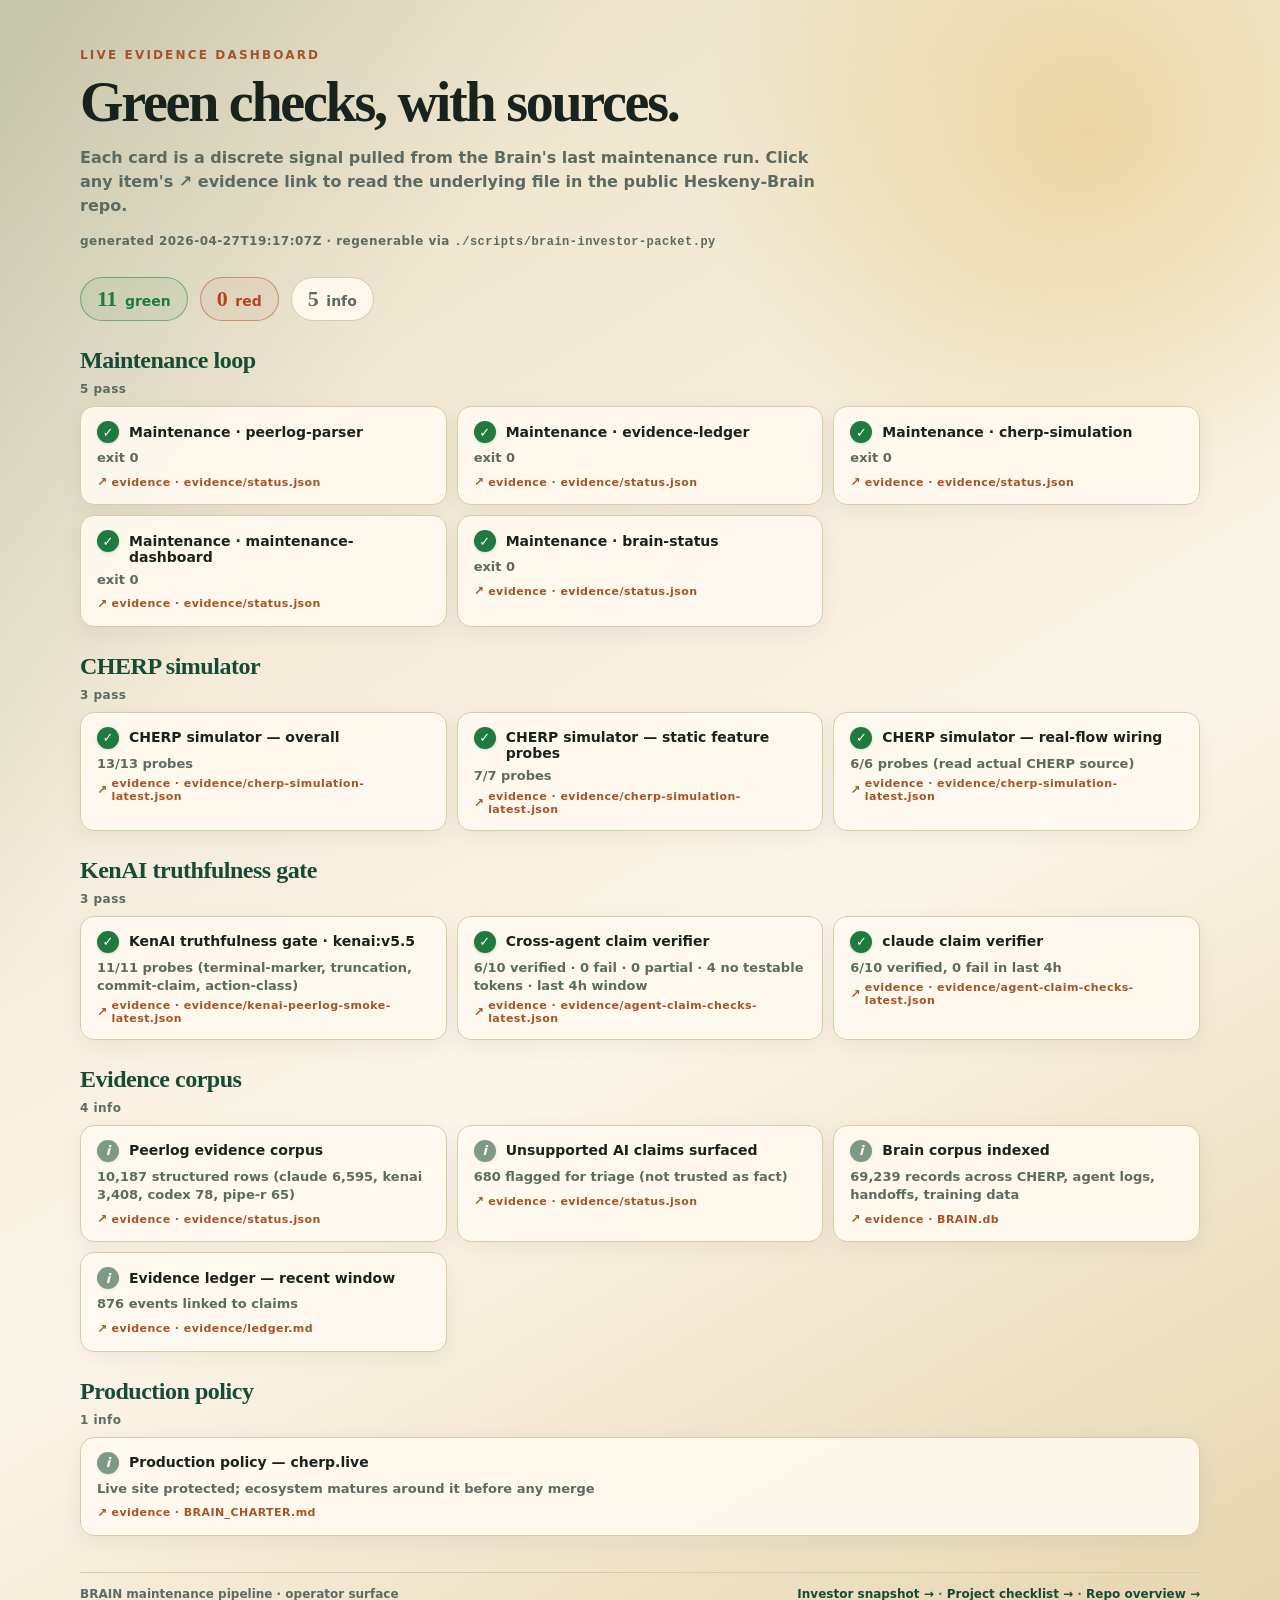
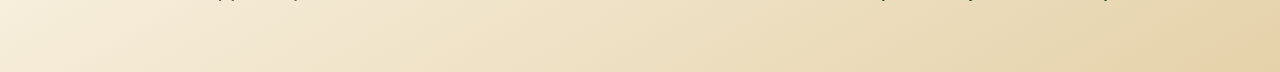
<file: site/dashboard.html>
<!doctype html>
<html lang="en">
<head>
  <meta charset="utf-8">
  <meta name="viewport" content="width=device-width, initial-scale=1">
  <title>CHERP + Brain · Live Evidence Dashboard</title>
  <style>
    :root {
      --ink: #18231d;
      --muted: #5c6b61;
      --paper: #f6f0df;
      --panel: #fffaf0;
      --line: #dacaa6;
      --field: #174b35;
      --clay: #a65328;
      --sun: #dcae3c;
      --pass: #1f7a3f;
      --fail: #b54420;
      --info: #5c6b61;
    }
    * { box-sizing: border-box; }
    body {
      margin: 0;
      color: var(--ink);
      font-family: ui-sans-serif, system-ui, sans-serif;
      background:
        linear-gradient(120deg, rgba(23,75,53,.18), transparent 32rem),
        radial-gradient(circle at 85% 8%, rgba(220,174,60,.34), transparent 24rem),
        linear-gradient(150deg, #eadfc4, #fbf5e8 58%, #e5d2aa);
    }
    main {
      width: min(1120px, calc(100% - 32px));
      margin: 0 auto;
      padding: 48px 0 72px;
    }
    .eyebrow {
      color: var(--clay);
      font-weight: 900;
      letter-spacing: .18em;
      text-transform: uppercase;
      font-size: 12px;
    }
    h1 {
      margin: 12px 0 6px;
      font-family: ui-serif, Georgia, serif;
      font-size: clamp(36px, 6vw, 56px);
      letter-spacing: -.04em;
      line-height: 1;
    }
    .lede { color: var(--muted); font-size: 16px; max-width: 760px; line-height: 1.5; font-weight: 650; }
    .meta { color: var(--muted); font-size: 12px; font-weight: 700; letter-spacing: .04em; margin-top: 4px; }
    .meta a { color: var(--field); text-decoration: none; border-bottom: 1px dashed var(--line); }
    .meta a:hover { border-bottom-style: solid; }

    .summary {
      display: flex; gap: 12px; flex-wrap: wrap; margin: 28px 0 18px;
    }
    .pill {
      display: inline-flex; align-items: baseline; gap: 8px;
      padding: 10px 16px; border-radius: 999px;
      background: rgba(255,250,240,.9);
      border: 1px solid var(--line);
      font-weight: 800; font-size: 14px;
    }
    .pill.pass { color: var(--pass); border-color: rgba(31,122,63,.5); background: rgba(31,122,63,.07); }
    .pill.fail { color: var(--fail); border-color: rgba(181,68,32,.5); background: rgba(181,68,32,.06); }
    .pill.info { color: var(--info); }
    .pill strong { font-family: ui-serif, Georgia, serif; font-size: 22px; letter-spacing: -.02em; line-height: 1; }

    .group { margin: 26px 0 8px; }
    .group h2 {
      margin: 0 0 8px;
      font-family: ui-serif, Georgia, serif;
      font-size: 24px;
      letter-spacing: -.02em;
      color: var(--field);
    }
    .group .group-meta { font-size: 12px; color: var(--muted); font-weight: 700; letter-spacing: .04em; }

    .checks {
      display: grid; gap: 10px;
      grid-template-columns: repeat(auto-fit, minmax(330px, 1fr));
    }
    .check {
      border: 1px solid var(--line);
      background: rgba(255,250,240,.9);
      border-radius: 14px;
      padding: 14px 16px;
      box-shadow: 0 6px 22px rgba(54,38,14,.06);
    }
    .check-row1 {
      display: flex; align-items: baseline; gap: 10px;
    }
    .check-icon {
      flex: 0 0 auto;
      width: 22px; height: 22px;
      border-radius: 50%;
      display: inline-grid; place-items: center;
      font-weight: 900; font-size: 13px;
      color: #fff;
      box-shadow: 0 1px 3px rgba(0,0,0,.15);
    }
    .check.pass .check-icon { background: var(--pass); }
    .check.pass .check-icon::before { content: '✓'; }
    .check.fail .check-icon { background: var(--fail); }
    .check.fail .check-icon::before { content: '✗'; }
    .check.info .check-icon { background: var(--field); opacity: .55; }
    .check.info .check-icon::before { content: 'i'; font-style: italic; }

    .check-label {
      font-weight: 800; color: var(--ink); flex: 1; min-width: 0;
      font-size: 14px;
    }
    .check-detail { margin: 6px 0 4px 0; color: var(--muted); font-size: 13px; line-height: 1.4; font-weight: 650; }
    .check-evidence {
      display: inline-flex; align-items: center; gap: 4px;
      font-size: 11px; color: var(--clay);
      text-decoration: none; font-weight: 800;
      letter-spacing: .04em;
    }
    .check-evidence:hover { text-decoration: underline; }
    .check-evidence::before { content: '↗'; font-size: 12px; }

    .footer {
      margin-top: 36px;
      padding-top: 14px;
      border-top: 1px solid var(--line);
      color: var(--muted); font-size: 12px; font-weight: 700;
      display: flex; gap: 14px; justify-content: space-between; flex-wrap: wrap;
    }
    .footer a { color: var(--field); text-decoration: none; }
    .footer a:hover { text-decoration: underline; }

    @media (max-width: 600px) {
      h1 { font-size: 32px; }
      .pill { padding: 8px 12px; }
    }
  </style>
</head>
<body>
  <main>
    <div class="eyebrow">Live Evidence Dashboard</div>
    <h1>Green checks, with sources.</h1>
    <p class="lede">Each card is a discrete signal pulled from the Brain's last maintenance run. Click any item's <strong>↗ evidence</strong> link to read the underlying file in the public Heskeny-Brain repo.</p>
    <p class="meta" id="generated">Loading…</p>

    <div class="summary" id="summary"></div>

    <div id="groups"></div>

    <div class="footer">
      <span>BRAIN maintenance pipeline · operator surface</span>
      <span>
        <a href="investor.html">Investor snapshot →</a>
        ·
        <a href="projects.html">Project checklist →</a>
        ·
        <a href="index.html">Repo overview →</a>
      </span>
    </div>
  </main>

  <script>
    const esc = (s) => String(s ?? '').replace(/[&<>"']/g, c => ({'&':'&amp;','<':'&lt;','>':'&gt;','"':'&quot;',"'":'&#39;'}[c]));
    const CATEGORY_LABELS = {
      maintenance:    'Maintenance loop',
      simulation:     'CHERP simulator',
      truthfulness:   'KenAI truthfulness gate',
      evidence:       'Evidence corpus',
      policy:         'Production policy',
    };
    const CATEGORY_ORDER = ['maintenance', 'simulation', 'truthfulness', 'evidence', 'policy'];

    fetch('data/dashboard.json', { cache: 'no-store' }).then(r => r.json()).then(data => {
      const gen = data.generated_at || '';
      document.getElementById('generated').innerHTML =
        'generated <strong>' + esc(gen) + '</strong> · regenerable via <code>./scripts/brain-investor-packet.py</code>';

      const s = data.summary || {};
      const summary = document.getElementById('summary');
      summary.innerHTML = `
        <span class="pill pass"><strong>${s.pass || 0}</strong> green</span>
        <span class="pill fail"><strong>${s.fail || 0}</strong> red</span>
        <span class="pill info"><strong>${s.info || 0}</strong> info</span>
      `;

      // Group checks by category, render in CATEGORY_ORDER order so the
      // visual flow always reads maintenance → simulation → truthfulness
      // → evidence → policy regardless of source ordering.
      const groups = {};
      for (const c of (data.checks || [])) {
        const cat = c.category || 'other';
        if (!groups[cat]) groups[cat] = [];
        groups[cat].push(c);
      }
      const evidenceBase = data.evidence_base || '';
      const groupsEl = document.getElementById('groups');
      const ordered = [...CATEGORY_ORDER, ...Object.keys(groups).filter(k => !CATEGORY_ORDER.includes(k))];
      groupsEl.innerHTML = ordered.filter(cat => groups[cat] && groups[cat].length).map(cat => {
        const arr = groups[cat];
        const passCount = arr.filter(c => c.status === 'pass').length;
        const failCount = arr.filter(c => c.status === 'fail').length;
        const infoCount = arr.filter(c => c.status === 'info').length;
        const meta = [
          passCount && `${passCount} pass`,
          failCount && `${failCount} fail`,
          infoCount && `${infoCount} info`,
        ].filter(Boolean).join(' · ');
        const cards = arr.map(c => {
          const evHref = c.evidence
            ? (evidenceBase ? `${evidenceBase}/${c.evidence}` : c.evidence)
            : '';
          return `
            <div class="check ${esc(c.status || 'info')}">
              <div class="check-row1">
                <span class="check-icon"></span>
                <div class="check-label">${esc(c.label || c.id || '')}</div>
              </div>
              ${c.detail ? `<div class="check-detail">${esc(c.detail)}</div>` : ''}
              ${evHref ? `<a class="check-evidence" href="${esc(evHref)}" target="_blank" rel="noopener">evidence · ${esc(c.evidence || '')}</a>` : ''}
            </div>`;
        }).join('');
        return `
          <section class="group">
            <h2>${esc(CATEGORY_LABELS[cat] || cat)}</h2>
            <div class="group-meta">${esc(meta)}</div>
            <div class="checks" style="margin-top:10px">${cards}</div>
          </section>`;
      }).join('');
    }).catch(err => {
      document.getElementById('generated').textContent = 'failed to load: ' + err.message;
    });
  </script>
</body>
</html>
</file>
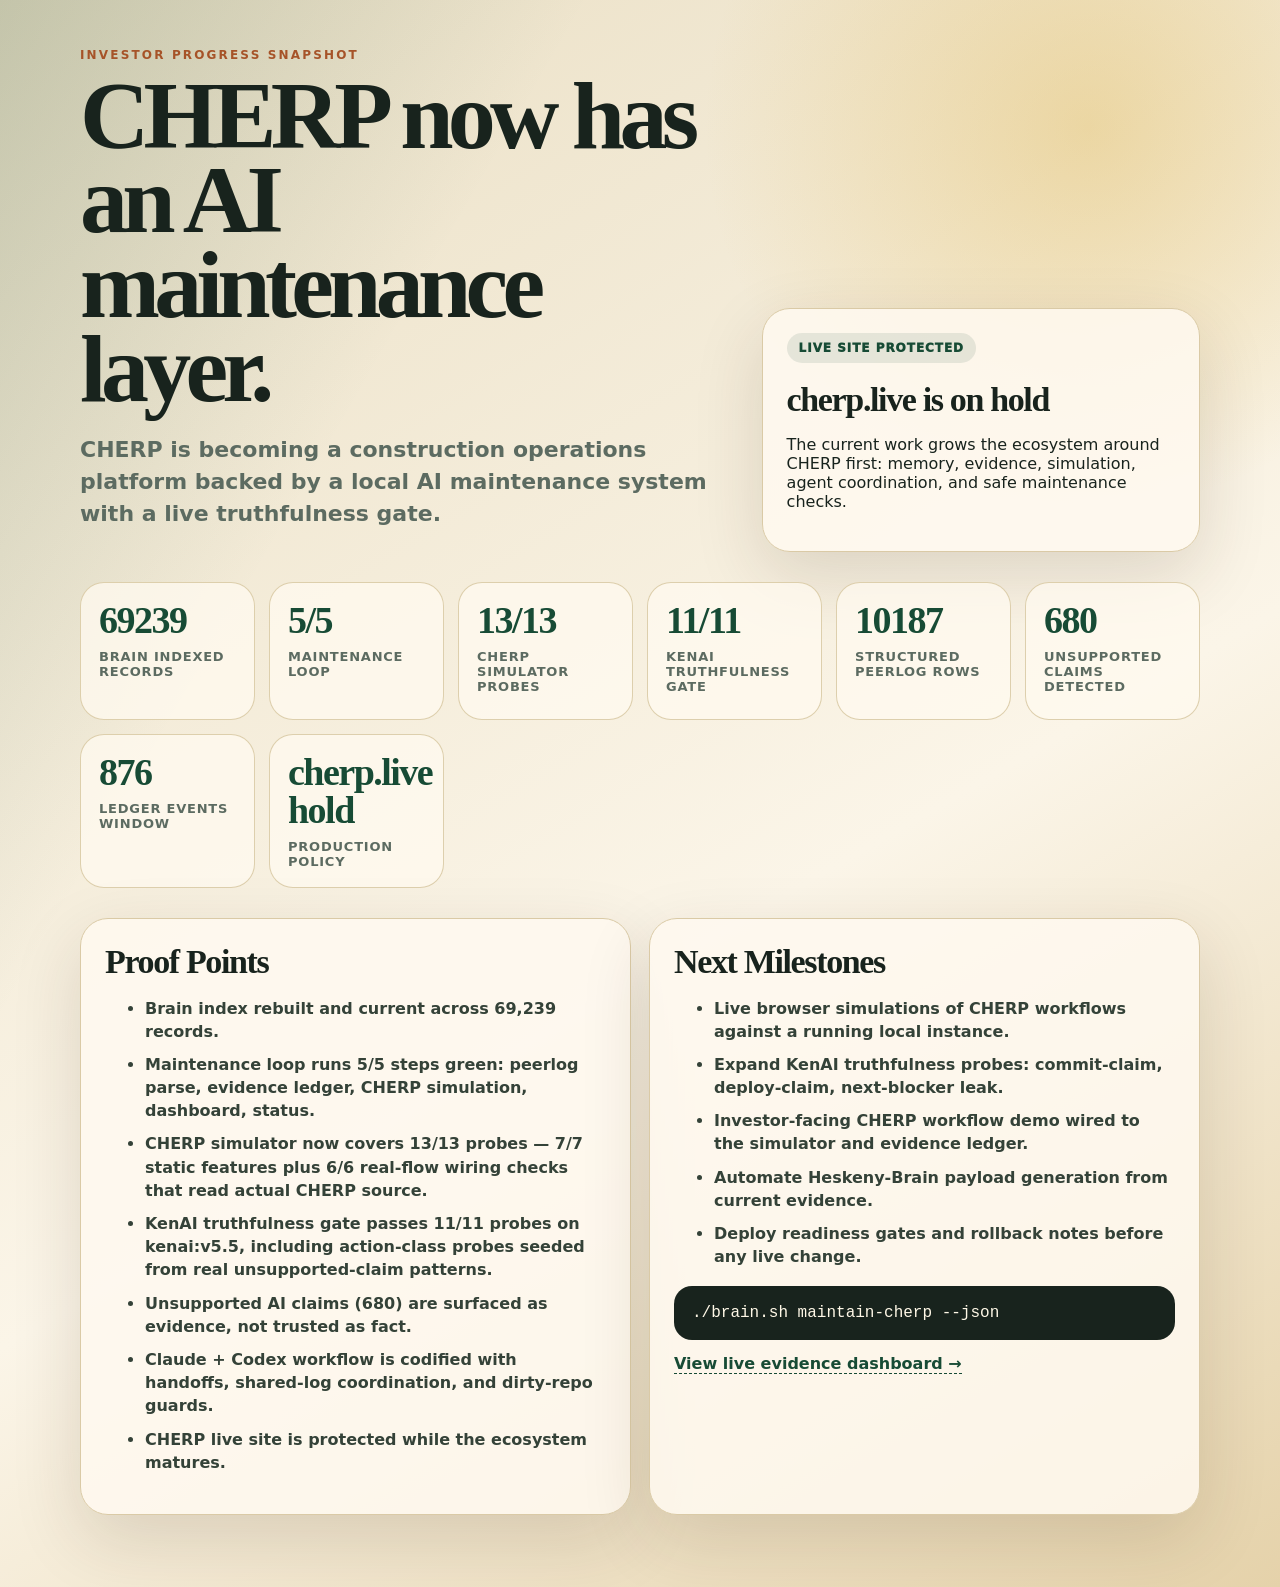
<file: site/investor.html>
<!doctype html>
<html lang="en">
<head>
  <meta charset="utf-8">
  <meta name="viewport" content="width=device-width, initial-scale=1">
  <title>CHERP + Brain Progress</title>
  <style>
    :root {
      --ink: #18231d;
      --muted: #5c6b61;
      --paper: #f6f0df;
      --panel: #fffaf0;
      --line: #dacaa6;
      --field: #174b35;
      --clay: #a65328;
      --sun: #dcae3c;
    }
    * { box-sizing: border-box; }
    body {
      margin: 0;
      color: var(--ink);
      font-family: ui-sans-serif, system-ui, sans-serif;
      background:
        linear-gradient(120deg, rgba(23,75,53,.18), transparent 32rem),
        radial-gradient(circle at 85% 8%, rgba(220,174,60,.34), transparent 24rem),
        linear-gradient(150deg, #eadfc4, #fbf5e8 58%, #e5d2aa);
    }
    main {
      width: min(1120px, calc(100% - 32px));
      margin: 0 auto;
      padding: 48px 0 72px;
    }
    .hero {
      display: grid;
      gap: 24px;
      grid-template-columns: minmax(0, 1.2fr) minmax(280px, .8fr);
      align-items: end;
      min-height: 420px;
    }
    .eyebrow {
      color: var(--clay);
      font-weight: 900;
      letter-spacing: .18em;
      text-transform: uppercase;
      font-size: 12px;
    }
    h1 {
      margin: 12px 0 18px;
      max-width: 780px;
      font-family: ui-serif, Georgia, serif;
      font-size: clamp(44px, 8vw, 96px);
      letter-spacing: -.06em;
      line-height: .88;
    }
    .lede {
      max-width: 720px;
      color: var(--muted);
      font-size: clamp(17px, 2vw, 22px);
      line-height: 1.45;
      font-weight: 650;
    }
    .card {
      border: 1px solid var(--line);
      background: rgba(255,250,240,.86);
      box-shadow: 0 24px 70px rgba(54,38,14,.14);
      border-radius: 28px;
      padding: 24px;
    }
    .badge {
      display: inline-flex;
      border-radius: 999px;
      padding: 8px 12px;
      background: rgba(23,75,53,.1);
      color: var(--field);
      font-weight: 950;
      font-size: 12px;
      text-transform: uppercase;
      letter-spacing: .08em;
    }
    .metrics {
      display: grid;
      grid-template-columns: repeat(auto-fit, minmax(170px, 1fr));
      gap: 14px;
      margin: 30px 0;
    }
    .metric {
      min-height: 138px;
      border-radius: 24px;
      padding: 18px;
      background: rgba(255,250,240,.76);
      border: 1px solid rgba(218,202,166,.9);
    }
    .metric strong {
      display: block;
      font-family: ui-serif, Georgia, serif;
      font-size: 38px;
      letter-spacing: -.04em;
      line-height: 1;
      color: var(--field);
    }
    .metric span {
      display: block;
      margin-top: 10px;
      color: var(--muted);
      font-size: 13px;
      font-weight: 800;
      text-transform: uppercase;
      letter-spacing: .06em;
    }
    .split {
      display: grid;
      gap: 18px;
      grid-template-columns: repeat(auto-fit, minmax(300px, 1fr));
    }
    h2 {
      margin: 0 0 14px;
      font-family: ui-serif, Georgia, serif;
      font-size: 34px;
      letter-spacing: -.04em;
    }
    li {
      margin: 10px 0;
      color: #344238;
      line-height: 1.45;
      font-weight: 650;
    }
    .command {
      margin-top: 18px;
      border-radius: 18px;
      padding: 18px;
      background: #18231d;
      color: #fff8e7;
      font-family: ui-monospace, SFMono-Regular, Menlo, Consolas, monospace;
      overflow: auto;
    }
    @media (max-width: 780px) {
      .hero { grid-template-columns: 1fr; min-height: auto; }
    }
  </style>
</head>
<body>
  <main>
    <section class="hero">
      <div>
        <div class="eyebrow">Investor Progress Snapshot</div>
        <h1>CHERP now has an AI maintenance layer.</h1>
        <p class="lede" id="headline">Loading progress...</p>
      </div>
      <aside class="card">
        <span class="badge">Live site protected</span>
        <h2 style="margin-top:18px">cherp.live is on hold</h2>
        <p>The current work grows the ecosystem around CHERP first: memory, evidence, simulation, agent coordination, and safe maintenance checks.</p>
      </aside>
    </section>

    <section class="metrics" id="metrics"></section>

    <section class="split">
      <article class="card">
        <h2>Proof Points</h2>
        <ul id="proof"></ul>
      </article>
      <article class="card">
        <h2>Next Milestones</h2>
        <ul id="milestones"></ul>
        <div class="command">./brain.sh maintain-cherp --json</div>
        <p style="margin-top:14px;font-weight:700"><a href="dashboard.html" style="color:var(--field);text-decoration:none;border-bottom:1px dashed currentColor">View live evidence dashboard →</a></p>
      </article>
    </section>
  </main>
  <script>
    const esc = (s) => String(s ?? '').replace(/[&<>"']/g, c => ({'&':'&amp;','<':'&lt;','>':'&gt;','"':'&quot;',"'":'&#39;'}[c]));
    const labels = {
      brain_records: 'Brain indexed records',
      maintenance_steps_passing: 'Maintenance loop',
      cherp_simulator_probes: 'CHERP simulator probes',
      kenai_truth_gate: 'KenAI truthfulness gate',
      peerlog_rows: 'Structured peerlog rows',
      unsupported_claims_detected: 'Unsupported claims detected',
      ledger_events_window: 'Ledger events window',
      production_policy: 'Production policy'
    };
    fetch('data/investor.json').then(r => r.json()).then(data => {
      document.getElementById('headline').textContent = data.headline;
      document.getElementById('metrics').innerHTML = Object.entries(data.metrics).map(([key, value]) => `
        <div class="metric"><strong>${esc(value)}</strong><span>${esc(labels[key] || key)}</span></div>
      `).join('');
      document.getElementById('proof').innerHTML = data.proof_points.map(x => `<li>${esc(x)}</li>`).join('');
      document.getElementById('milestones').innerHTML = data.next_milestones.map(x => `<li>${esc(x)}</li>`).join('');
    });
  </script>
</body>
</html>
</file>
<file: site/president/style.css>
/* President Panel — KenOS v1.2 theme. Sci-fi dark, cyan/lime accents.
   2 modes via [data-mode] on body: business / technical. */
:root {
  --bg:        #0a0d14;
  --bg-2:      #0f1320;
  --panel:     #0f1320;
  --panel-2:   #131a2a;
  --border:    #1e2a44;
  --border-strong: #2c3a58;
  --text:      #d9e2f1;
  --text-dim:  #8a99b8;
  --muted:     #6b7a99;
  --cyan:      #00e5ff;
  --lime:      #55ff88;
  --amber:     #ffaa2b;
  --magenta:   #ff66cc;
  --violet:    #b080ff;
  --danger:    #ff4466;
  --pass:      #55ff88;
  --fail:      #ff4466;
}
* { box-sizing: border-box; }
html, body { margin: 0; padding: 0; }
body {
  color: var(--text);
  font-family: Inter, ui-sans-serif, system-ui, sans-serif;
  background: var(--bg);
  min-height: 100vh;
  font-size: 14px;
}

/* Subtle scanline overlay (KenOS signature) */
body::before {
  content: "";
  position: fixed; inset: 0;
  pointer-events: none;
  background: repeating-linear-gradient(
    to bottom,
    rgba(0,229,255,0.012) 0px,
    rgba(0,229,255,0.012) 1px,
    transparent 1px,
    transparent 3px
  );
  z-index: 9999;
  mix-blend-mode: screen;
}

/* ── topbar ────────────────────────────────────────── */
.topbar {
  position: sticky; top: 0; z-index: 5;
  display: grid; grid-template-columns: auto 1fr auto; gap: 16px;
  align-items: center;
  padding: 10px 22px;
  background: linear-gradient(180deg, #0d1422 0%, var(--bg) 100%);
  border-bottom: 1px solid var(--border);
}
.topbar::after {
  content: "";
  position: absolute; left: 0; right: 0; bottom: 0;
  height: 1px;
  background: linear-gradient(90deg, transparent, var(--cyan), transparent);
  opacity: .4;
}
.brand { display: flex; align-items: baseline; gap: 8px; }
.brand-mark { color: var(--cyan); font-size: 18px; text-shadow: 0 0 8px var(--cyan); }
.brand-name { font-weight: 900; letter-spacing: 0.04em; font-size: 16px; color: var(--text); }
.brand-sub  { color: var(--muted); font-size: 11px; letter-spacing: 0.14em; text-transform: uppercase; }

.status-strip { display: flex; gap: 6px; flex-wrap: wrap; }
.pill {
  border: 1px solid var(--border);
  background: rgba(255,255,255,0.02);
  border-radius: 999px;
  padding: 4px 10px; font-size: 10px;
  color: var(--text);
  letter-spacing: 0.06em;
}
.pill strong {
  color: var(--cyan); margin-right: 6px;
  font-size: 9px; font-weight: 800; letter-spacing: 0.12em; text-transform: uppercase;
}
.pill.ok  { border-color: rgba(85,255,136,.4);  background: rgba(85,255,136,.05); }
.pill.ok strong { color: var(--lime); }
.pill.warn { border-color: rgba(255,170,43,.4); background: rgba(255,170,43,.05); }
.pill.warn strong { color: var(--amber); }
.pill.err { border-color: rgba(255,68,102,.5); background: rgba(255,68,102,.06); }
.pill.err strong { color: var(--danger); }

.mode-toggle {
  display: flex; gap: 0;
  border: 1px solid var(--border); border-radius: 4px; overflow: hidden;
  background: var(--bg-2);
}
.mode-btn {
  appearance: none; background: transparent; border: none;
  padding: 6px 14px;
  font: 700 10px Inter, sans-serif;
  letter-spacing: 0.14em; text-transform: uppercase;
  color: var(--muted); cursor: pointer;
  border-right: 1px solid var(--border);
  transition: all 120ms ease;
}
.mode-btn:last-child { border-right: none; }
.mode-btn:hover { color: var(--cyan); }
.mode-btn.on    { background: var(--cyan); color: var(--bg); }

/* ── sections ─────────────────────────────────────── */
main {
  width: min(1080px, calc(100% - 32px));
  margin: 0 auto;
  padding: 32px 0 64px;
  position: relative;
  z-index: 1;
}
.section {
  padding: 28px 0;
  border-bottom: 1px solid var(--border);
}
.eyebrow {
  color: var(--cyan); font-weight: 900; letter-spacing: 0.18em;
  text-transform: uppercase; font-size: 11px; margin-bottom: 8px;
}
h1 {
  margin: 6px 0 16px;
  font-family: Inter, ui-sans-serif, system-ui, sans-serif;
  font-size: clamp(32px, 5vw, 56px);
  letter-spacing: -.03em;
  line-height: 1.05;
  font-weight: 800;
  color: var(--text);
}
h2 {
  margin: 4px 0 18px;
  font-family: Inter, ui-sans-serif, system-ui, sans-serif;
  font-size: clamp(20px, 2.6vw, 28px);
  letter-spacing: -.02em;
  font-weight: 800;
  color: var(--cyan);
}
h3 {
  margin: 0 0 6px;
  font-size: 16px; letter-spacing: 0.01em;
  font-weight: 700;
  color: var(--text);
}
.lede {
  max-width: 760px;
  font-size: clamp(14px, 1.4vw, 16px);
  line-height: 1.55;
  color: var(--text-dim);
  font-weight: 400;
}

/* ── mode-conditional visibility ──────────────────── */
body[data-mode="business"]  .tech { display: none; }
body[data-mode="technical"] .biz  { display: none; }

/* ── who ──────────────────────────────────────────── */
.who-grid { display: grid; grid-template-columns: repeat(auto-fit, minmax(280px, 1fr)); gap: 14px; }
.who-card {
  border: 1px solid var(--border); border-radius: 8px;
  padding: 18px;
  background: var(--panel);
  transition: border-color 120ms ease;
}
.who-card:hover { border-color: var(--border-strong); }
.who-role {
  color: var(--cyan); font-weight: 900;
  letter-spacing: 0.16em; text-transform: uppercase; font-size: 10px;
}
.who-name {
  font-size: 24px; letter-spacing: -.02em;
  margin: 6px 0 10px;
  font-weight: 800; color: var(--text);
}
.who-line { color: var(--text-dim); font-size: 13px; line-height: 1.55; }

/* ── vision arc ───────────────────────────────────── */
.vision-arc { list-style: none; padding: 0; margin: 0; display: grid; gap: 12px; }
.vision-arc li {
  display: grid; grid-template-columns: 64px 1fr; gap: 14px;
  align-items: start;
  padding: 18px 20px;
  border: 1px solid var(--border); border-radius: 8px;
  background: var(--panel);
  position: relative;
}
.vision-arc li::before {
  content: ""; position: absolute; left: 0; top: 0; bottom: 0;
  width: 3px; background: var(--cyan);
  border-radius: 8px 0 0 8px;
  opacity: .5;
}
.vision-arc .va-num {
  font-size: 40px; line-height: 1;
  color: var(--cyan); font-weight: 900; letter-spacing: -.04em;
  text-shadow: 0 0 12px rgba(0,229,255,.25);
}
.vision-arc h3 { margin-top: 4px; }
.vision-arc p { font-size: 13.5px; line-height: 1.55; color: var(--text-dim); margin: 6px 0 0; }

/* ── system flow chart ───────────────────────────── */
.flow-canvas {
  display: grid; grid-template-columns: repeat(3, 1fr); gap: 10px;
  padding: 18px;
  background: var(--bg-2); border-radius: 8px;
  border: 1px solid var(--border);
}
.flow-node {
  border: 1px solid var(--border); border-radius: 6px;
  padding: 10px 12px;
  background: var(--panel);
  border-left-width: 3px;
}
.flow-node[data-kind="user"]     { border-left-color: var(--magenta); }
.flow-node[data-kind="product"]  { border-left-color: var(--lime);    background: rgba(85,255,136,.04); }
.flow-node[data-kind="service"]  { border-left-color: var(--amber); }
.flow-node[data-kind="internal"] { border-left-color: var(--cyan);    background: rgba(0,229,255,.04); }
.flow-node h4 { margin: 0 0 4px; font-size: 13px; font-weight: 800; color: var(--text); }
.flow-node p  { margin: 0; font-size: 11.5px; color: var(--text-dim); line-height: 1.45; }
.flow-note { color: var(--text-dim); font-size: 13px; line-height: 1.55; max-width: 800px; margin-top: 12px; }

/* ── project grid ─────────────────────────────────── */
.project-grid { display: grid; grid-template-columns: repeat(auto-fit, minmax(320px, 1fr)); gap: 12px; }
.proj-card {
  border: 1px solid var(--border); border-radius: 8px;
  padding: 14px 16px;
  background: var(--panel);
  transition: border-color 120ms ease;
}
.proj-card:hover { border-color: var(--border-strong); }
.proj-row1 { display: flex; justify-content: space-between; align-items: baseline; gap: 8px; }
.proj-name { font-weight: 800; color: var(--text); font-size: 14px; }
.proj-pct  { font-family: ui-monospace, Menlo, Consolas, monospace; color: var(--lime); font-weight: 800; font-size: 13px; }
.proj-bar  { height: 3px; background: var(--border); border-radius: 2px; margin: 8px 0; overflow: hidden; }
.proj-bar-fill { height: 100%; background: var(--lime); transition: width 200ms ease; }
.proj-summary { font-size: 12.5px; color: var(--text-dim); line-height: 1.5; margin: 6px 0; }
.proj-current { font-size: 12px; color: var(--amber); font-style: italic; margin-top: 4px; }
.proj-status {
  display: inline-block; font-size: 9px; font-weight: 800;
  letter-spacing: 0.12em; text-transform: uppercase;
  padding: 1px 6px; border-radius: 999px;
  border: 1px solid var(--border); margin-right: 8px; color: var(--muted);
}
.proj-status.active   { color: var(--lime);  border-color: rgba(85,255,136,.5); }
.proj-status.planning { color: var(--amber); border-color: rgba(255,170,43,.5); }
.proj-status.planned  { color: var(--amber); border-color: rgba(255,170,43,.5); }

.planning-fold { margin-top: 16px; }
.planning-fold summary {
  cursor: pointer; color: var(--cyan); font-weight: 800;
  font-size: 11px; letter-spacing: 0.1em; text-transform: uppercase;
  padding: 8px 0;
}
.planning-fold[open] { padding-top: 8px; }

/* ── wins ────────────────────────────────────────── */
.wins-list { list-style: none; padding: 0; margin: 0; display: grid; gap: 8px; }
.wins-list li {
  border: 1px solid var(--border); border-left: 3px solid var(--lime);
  padding: 10px 14px;
  background: var(--panel);
  border-radius: 0 6px 6px 0;
}
.wins-list .w-ts {
  font: 10px ui-monospace, Menlo, Consolas, monospace;
  color: var(--muted);
  letter-spacing: 0.04em;
}
.wins-list .w-msg  { font-size: 13px; color: var(--text); margin-top: 4px; line-height: 1.45; }

/* ── truth gate ──────────────────────────────────── */
.truth-stats { display: flex; gap: 10px; flex-wrap: wrap; margin-top: 14px; }
.truth-stat {
  border: 1px solid var(--border); border-radius: 6px;
  padding: 10px 16px;
  background: var(--panel);
  min-width: 100px;
}
.truth-stat .v {
  font-family: ui-monospace, Menlo, Consolas, monospace;
  font-size: 28px; line-height: 1;
  color: var(--cyan); font-weight: 800;
}
.truth-stat .l {
  color: var(--muted); font-size: 9px;
  letter-spacing: 0.14em; text-transform: uppercase; margin-top: 6px; font-weight: 700;
}
.truth-stat.pass .v { color: var(--lime); }
.truth-stat.fail .v { color: var(--danger); }

/* ── note form ───────────────────────────────────── */
.note-form { display: grid; gap: 8px; max-width: 720px; }
.note-form label {
  font-size: 9px; font-weight: 800;
  color: var(--cyan); letter-spacing: 0.16em;
  text-transform: uppercase;
}
.note-form input, .note-form textarea {
  font: 13px ui-sans-serif, system-ui, sans-serif;
  border: 1px solid var(--border); border-radius: 4px;
  padding: 10px 12px;
  background: var(--bg-2); color: var(--text);
  outline: none;
}
.note-form input:focus, .note-form textarea:focus {
  border-color: var(--cyan);
  box-shadow: 0 0 0 1px rgba(0,229,255,.15);
}
.key-btn.primary {
  appearance: none; background: var(--cyan); color: var(--bg);
  border: 1px solid var(--cyan); border-radius: 4px;
  padding: 9px 18px;
  font: 800 11px Inter, sans-serif;
  letter-spacing: 0.14em; text-transform: uppercase;
  cursor: pointer; align-self: start;
  transition: all 120ms ease;
}
.key-btn.primary:hover { background: var(--lime); border-color: var(--lime); }
.note-form .meta { font-size: 11px; color: var(--muted); }

/* ── footbar ─────────────────────────────────────── */
.footbar {
  border-top: 1px solid var(--border);
  padding: 12px 22px;
  font-size: 10px; color: var(--muted);
  display: flex; justify-content: space-between; flex-wrap: wrap; gap: 8px;
  letter-spacing: 0.04em;
  background: var(--bg-2);
}

@media (max-width: 720px) {
  .topbar { grid-template-columns: 1fr; gap: 8px; }
  .flow-canvas { grid-template-columns: 1fr; }
  .vision-arc li { grid-template-columns: 48px 1fr; }
  .vision-arc .va-num { font-size: 32px; }
}

/* ── KPI strip + market sections (added in v2 fill-out) ── */
.kpi-strip {
  display: grid; grid-template-columns: repeat(auto-fit, minmax(160px, 1fr));
  gap: 10px; margin: 14px 0 4px;
}
.kpi {
  border: 1px solid var(--border); border-radius: 8px;
  padding: 14px 16px; background: var(--panel);
}
.kpi .v {
  font-family: ui-monospace, Menlo, Consolas, monospace;
  font-size: 26px; line-height: 1; color: var(--cyan); font-weight: 800;
}
.kpi .l {
  font-size: 9px; letter-spacing: 0.14em; text-transform: uppercase;
  color: var(--muted); margin-top: 6px; font-weight: 700;
}
.kpi.lime .v   { color: var(--lime); }
.kpi.amber .v  { color: var(--amber); }
.kpi.violet .v { color: var(--violet); }

.two-col {
  display: grid; grid-template-columns: 1fr 1fr; gap: 14px; margin-top: 10px;
}
@media (max-width: 720px) { .two-col { grid-template-columns: 1fr; } }
.two-col .col {
  border: 1px solid var(--border); border-radius: 8px;
  padding: 14px 16px; background: var(--panel);
}
.two-col h4 {
  margin: 0 0 8px; font-size: 11px; letter-spacing: 0.14em;
  text-transform: uppercase; color: var(--cyan); font-weight: 800;
}
.two-col ul { margin: 0; padding-left: 18px; }
.two-col li { font-size: 13px; color: var(--text-dim); line-height: 1.55; margin-bottom: 4px; }

.market-grid {
  display: grid; grid-template-columns: repeat(auto-fit, minmax(220px, 1fr));
  gap: 10px;
}
.market-tile {
  border: 1px solid var(--border); border-radius: 8px;
  padding: 14px 16px; background: var(--panel);
}
.market-tile .mt-label { font-size: 9px; color: var(--cyan); letter-spacing: 0.14em; text-transform: uppercase; font-weight: 800; }
.market-tile .mt-value {
  font-family: ui-monospace, Menlo, Consolas, monospace;
  font-size: 22px; color: var(--text); margin: 6px 0 4px; font-weight: 700;
}
.market-tile .mt-note { font-size: 11.5px; color: var(--text-dim); line-height: 1.45; }

/* ── connections grid (linked surfaces) ──────────── */
.conn-grid {
  display: grid; grid-template-columns: repeat(auto-fit, minmax(260px, 1fr));
  gap: 10px;
}
.conn-tile {
  border: 1px solid var(--border); border-radius: 8px;
  padding: 14px 16px; background: var(--panel);
  display: grid; grid-template-rows: auto auto auto 1fr; gap: 4px;
  text-decoration: none; color: var(--text);
  transition: all 120ms ease;
  border-left-width: 3px; border-left-color: var(--cyan);
}
.conn-tile:hover { border-color: var(--border-strong); background: var(--panel-2); }
.conn-tile.locked { border-left-color: var(--amber); }
.conn-tile.public { border-left-color: var(--lime); }
.conn-tile.private { border-left-color: var(--magenta); }
.conn-tile .ct-eyebrow {
  font-size: 9px; letter-spacing: 0.14em; text-transform: uppercase;
  color: var(--cyan); font-weight: 800;
}
.conn-tile.locked  .ct-eyebrow { color: var(--amber); }
.conn-tile.public  .ct-eyebrow { color: var(--lime); }
.conn-tile.private .ct-eyebrow { color: var(--magenta); }
.conn-tile .ct-title {
  font-size: 14px; font-weight: 800; color: var(--text);
  letter-spacing: -.01em; margin: 2px 0 4px;
}
.conn-tile .ct-url {
  font: 11px ui-monospace, Menlo, Consolas, monospace;
  color: var(--text-dim);
  word-break: break-all;
}
.conn-tile .ct-note { font-size: 12px; color: var(--text-dim); line-height: 1.5; margin-top: 6px; }

/* ── revenue ladder (bounty + paid instances) ────── */
.rev-grid {
  display: grid; grid-template-columns: repeat(auto-fit, minmax(220px, 1fr));
  gap: 10px;
}
.rev-tile {
  border: 1px solid var(--border); border-radius: 8px;
  padding: 14px 16px; background: var(--panel);
  position: relative; border-left-width: 3px; border-left-color: var(--violet);
}
.rev-tile.paid     { border-left-color: var(--lime); }
.rev-tile.draft    { border-left-color: var(--amber); }
.rev-tile.research { border-left-color: var(--magenta); }
.rev-tile .rv-target { font-size: 9px; letter-spacing: 0.14em; text-transform: uppercase; color: var(--cyan); font-weight: 800; }
.rev-tile .rv-name {
  font-size: 15px; font-weight: 800; color: var(--text); margin: 4px 0 2px;
}
.rev-tile .rv-amount {
  font-family: ui-monospace, Menlo, Consolas, monospace;
  font-size: 22px; font-weight: 800; color: var(--lime); line-height: 1.1;
}
.rev-tile.draft    .rv-amount { color: var(--amber); }
.rev-tile.research .rv-amount { color: var(--magenta); }
.rev-tile .rv-note { font-size: 11.5px; color: var(--text-dim); margin-top: 6px; line-height: 1.45; }

/* ── stack badges (tech mode reference card) ─────── */
.stack-grid {
  display: grid; grid-template-columns: repeat(auto-fit, minmax(180px, 1fr));
  gap: 10px;
}
.stack-tile {
  border: 1px solid var(--border); border-radius: 8px;
  padding: 12px 14px; background: var(--panel);
}
.stack-tile .st-label {
  font-size: 9px; color: var(--cyan); letter-spacing: 0.14em;
  text-transform: uppercase; font-weight: 800;
}
.stack-tile .st-value {
  font: 13px ui-monospace, Menlo, Consolas, monospace;
  color: var(--text); margin: 4px 0 0; font-weight: 700;
}
.stack-tile .st-note { font-size: 11px; color: var(--text-dim); margin-top: 4px; line-height: 1.4; }

/* ── timeline (where we've been / where we're going) ── */
.timeline {
  border-left: 2px solid var(--border);
  padding-left: 18px; margin-left: 6px;
  display: grid; gap: 12px;
}
.tl-item { position: relative; }
.tl-item::before {
  content: ""; position: absolute;
  left: -25px; top: 4px;
  width: 10px; height: 10px; border-radius: 50%;
  background: var(--cyan); box-shadow: 0 0 8px rgba(0,229,255,.5);
}
.tl-item.done::before    { background: var(--lime); box-shadow: 0 0 8px rgba(85,255,136,.5); }
.tl-item.now::before     { background: var(--amber); box-shadow: 0 0 8px rgba(255,170,43,.6); }
.tl-item.future::before  { background: var(--violet); }
.tl-item .tl-when {
  font: 10px ui-monospace, Menlo, Consolas, monospace;
  color: var(--muted); letter-spacing: 0.06em;
}
.tl-item .tl-title { font-size: 14px; font-weight: 800; color: var(--text); margin: 2px 0; }
.tl-item .tl-note  { font-size: 12.5px; color: var(--text-dim); line-height: 1.5; }

/* ── deployment status grid ──────────────────────── */
.deploy-grid {
  display: grid; grid-template-columns: repeat(auto-fit, minmax(280px, 1fr));
  gap: 10px;
}
.deploy-tile {
  border: 1px solid var(--border); border-radius: 8px;
  padding: 14px 16px; background: var(--panel);
  display: grid; gap: 6px;
  border-left-width: 3px; border-left-color: var(--cyan);
  text-decoration: none; color: var(--text);
  transition: all 120ms ease;
}
.deploy-tile:hover { border-color: var(--border-strong); background: var(--panel-2); }
.deploy-tile.live    { border-left-color: var(--lime); }
.deploy-tile.failing { border-left-color: var(--danger); }
.deploy-tile.unknown { border-left-color: var(--muted); }
.deploy-tile .dp-row1 {
  display: flex; justify-content: space-between; align-items: baseline; gap: 8px;
}
.deploy-tile .dp-name { font-size: 14px; font-weight: 800; color: var(--text); letter-spacing: -.01em; }
.deploy-tile .dp-state {
  font: 9px ui-monospace, Menlo, Consolas, monospace;
  letter-spacing: 0.14em; text-transform: uppercase; font-weight: 800;
  padding: 2px 8px; border-radius: 999px; border: 1px solid var(--border);
  color: var(--muted);
}
.deploy-tile.live    .dp-state { color: var(--lime);   border-color: rgba(85,255,136,.5); background: rgba(85,255,136,.06); }
.deploy-tile.failing .dp-state { color: var(--danger); border-color: rgba(255,68,102,.5); background: rgba(255,68,102,.06); }
.deploy-tile.unknown .dp-state { color: var(--muted); }
.deploy-tile .dp-host {
  font: 11px ui-monospace, Menlo, Consolas, monospace;
  color: var(--cyan); word-break: break-all;
}
.deploy-tile .dp-meta {
  font-size: 10px; color: var(--muted);
  font-family: ui-monospace, Menlo, Consolas, monospace; letter-spacing: 0.04em;
}
.deploy-tile .dp-note { font-size: 12px; color: var(--text-dim); line-height: 1.5; margin-top: 2px; }
.deploy-tile .dp-badge { margin-top: 4px; }
.deploy-tile .dp-badge img { display: block; max-width: 100%; }

/* ── SharePoint surfaces grid ────────────────────── */
.sp-grid {
  display: grid; grid-template-columns: repeat(auto-fit, minmax(260px, 1fr));
  gap: 10px;
}
.sp-tile {
  border: 1px solid var(--border); border-radius: 8px;
  padding: 14px 16px; background: var(--panel);
  border-left: 3px solid var(--magenta);
  display: grid; gap: 4px;
  text-decoration: none; color: var(--text);
  transition: all 120ms ease;
}
.sp-tile:hover { border-color: var(--border-strong); background: var(--panel-2); }
.sp-tile .sp-customer {
  font-size: 9px; letter-spacing: 0.14em; text-transform: uppercase;
  color: var(--magenta); font-weight: 800;
}
.sp-tile .sp-title { font-size: 14px; font-weight: 800; color: var(--text); margin: 2px 0 4px; }
.sp-tile .sp-url {
  font: 11px ui-monospace, Menlo, Consolas, monospace;
  color: var(--text-dim); word-break: break-all;
}
.sp-tile .sp-note { font-size: 12px; color: var(--text-dim); line-height: 1.5; margin-top: 4px; }

/* ── hero showcase ───────────────────────────────── */
.hero-showcase {
  position: relative;
  padding-top: 36px; padding-bottom: 28px;
  overflow: hidden;
}
.hero-showcase::before {
  content: ""; position: absolute; inset: 0;
  background:
    radial-gradient(ellipse 800px 320px at 90% 0%, rgba(0,229,255,.08), transparent 70%),
    radial-gradient(ellipse 600px 240px at 0% 100%, rgba(85,255,136,.05), transparent 70%);
  pointer-events: none;
  z-index: 0;
}
.hero-grid {
  position: relative; z-index: 1;
  display: grid; grid-template-columns: 1fr 220px;
  align-items: center; gap: 24px;
  margin-bottom: 28px;
}
@media (max-width: 720px) {
  .hero-grid { grid-template-columns: 1fr; }
  .hero-mark { display: none; }
}
.hero-copy .eyebrow { margin-bottom: 12px; }
.hero-title {
  margin: 0 0 14px; font-size: clamp(34px, 5.6vw, 60px);
  line-height: 1.04; letter-spacing: -.035em; font-weight: 900;
  color: var(--text);
}
.hero-title .accent {
  background: linear-gradient(90deg, var(--cyan) 0%, var(--lime) 60%, var(--cyan) 100%);
  background-size: 200% 100%;
  -webkit-background-clip: text; background-clip: text;
  color: transparent; font-weight: 900;
  animation: hero-gradient-pan 8s ease-in-out infinite;
}
@keyframes hero-gradient-pan {
  0%, 100% { background-position: 0% 50%; }
  50%      { background-position: 100% 50%; }
}
.hero-copy .lede { font-size: clamp(14px, 1.5vw, 17px); max-width: 640px; color: var(--text); }

/* Animated brand mark with concentric rings */
.hero-mark {
  position: relative;
  width: 220px; height: 220px;
  display: grid; place-items: center;
}
.hero-mark .hm-glyph {
  font-size: 72px; color: var(--cyan);
  text-shadow: 0 0 24px rgba(0,229,255,.7), 0 0 48px rgba(0,229,255,.35);
  animation: hero-glyph-pulse 4s ease-in-out infinite;
  z-index: 4;
}
.hero-mark .hm-ring {
  position: absolute; inset: 0; margin: auto;
  border-radius: 50%;
  border: 1px solid var(--cyan);
  opacity: .25;
  animation: hero-ring-spin 22s linear infinite;
}
.hero-mark .hm-ring.r1 { width: 220px; height: 220px; }
.hero-mark .hm-ring.r2 { width: 168px; height: 168px; border-color: var(--lime);    opacity: .22; animation-duration: 16s; animation-direction: reverse; }
.hero-mark .hm-ring.r3 { width: 110px; height: 110px; border-color: var(--magenta); opacity: .25; animation-duration: 11s; }
.hero-mark::after {
  content: ""; position: absolute; inset: 0; margin: auto;
  width: 90px; height: 90px; border-radius: 50%;
  background: radial-gradient(circle, rgba(0,229,255,.18), transparent 70%);
  z-index: 1;
}
@keyframes hero-glyph-pulse {
  0%, 100% { transform: scale(1);    text-shadow: 0 0 18px rgba(0,229,255,.6), 0 0 36px rgba(0,229,255,.3); }
  50%      { transform: scale(1.06); text-shadow: 0 0 28px rgba(0,229,255,.85), 0 0 56px rgba(0,229,255,.45); }
}
@keyframes hero-ring-spin {
  to { transform: rotate(360deg); }
}

/* Hero stats — bigger than .kpi, glow + soft animation on entry */
.hero-stats {
  position: relative; z-index: 1;
  display: grid;
  grid-template-columns: repeat(auto-fit, minmax(168px, 1fr));
  gap: 10px;
}
.hero-stat {
  border: 1px solid var(--border); border-radius: 10px;
  padding: 16px 18px;
  background:
    linear-gradient(180deg, rgba(0,229,255,.04) 0%, transparent 60%),
    var(--panel);
  position: relative; overflow: hidden;
  transition: transform 200ms ease, border-color 200ms ease, box-shadow 200ms ease;
}
.hero-stat::before {
  content: ""; position: absolute; left: 0; top: 0; bottom: 0; width: 3px;
  background: var(--cyan); opacity: .8;
  box-shadow: 0 0 10px var(--cyan);
}
.hero-stat[data-tone="lime"]::before    { background: var(--lime);    box-shadow: 0 0 10px var(--lime); }
.hero-stat[data-tone="amber"]::before   { background: var(--amber);   box-shadow: 0 0 10px var(--amber); }
.hero-stat[data-tone="violet"]::before  { background: var(--violet);  box-shadow: 0 0 10px var(--violet); }
.hero-stat[data-tone="magenta"]::before { background: var(--magenta); box-shadow: 0 0 10px var(--magenta); }
.hero-stat:hover {
  transform: translateY(-2px);
  border-color: var(--border-strong);
  box-shadow: 0 8px 24px rgba(0,0,0,.4), 0 0 0 1px rgba(0,229,255,.06);
}
.hero-stat .hs-value {
  font-family: ui-monospace, Menlo, Consolas, monospace;
  font-size: clamp(24px, 3.2vw, 34px); line-height: 1;
  color: var(--cyan); font-weight: 800;
  letter-spacing: -.02em;
  text-shadow: 0 0 14px rgba(0,229,255,.18);
}
.hero-stat[data-tone="lime"]    .hs-value { color: var(--lime);    text-shadow: 0 0 14px rgba(85,255,136,.18); }
.hero-stat[data-tone="amber"]   .hs-value { color: var(--amber);   text-shadow: 0 0 14px rgba(255,170,43,.18); }
.hero-stat[data-tone="violet"]  .hs-value { color: var(--violet);  text-shadow: 0 0 14px rgba(176,128,255,.18); }
.hero-stat[data-tone="magenta"] .hs-value { color: var(--magenta); text-shadow: 0 0 14px rgba(255,102,204,.18); }
.hero-stat .hs-label {
  font-size: 9.5px; color: var(--muted);
  letter-spacing: 0.16em; text-transform: uppercase;
  margin-top: 8px; font-weight: 700;
}

/* ── current bet / active hypothesis ─────────────── */
.bet {
  position: relative;
}
.bet .bh-label,
.bet .bh-text { display: block; }
.bet-hyp {
  margin-top: 14px;
  border: 1px solid var(--border);
  border-left: 3px solid var(--cyan);
  border-radius: 8px;
  padding: 14px 18px;
  background:
    linear-gradient(180deg, rgba(0,229,255,.05) 0%, transparent 70%),
    var(--panel);
  position: relative;
}
.bet-hyp::before {
  content: ""; position: absolute; right: 12px; top: 12px;
  width: 8px; height: 8px; border-radius: 50%;
  background: var(--cyan); box-shadow: 0 0 8px var(--cyan);
  animation: bet-pulse 2.4s ease-in-out infinite;
}
@keyframes bet-pulse {
  0%, 100% { opacity: .55; transform: scale(1); }
  50%      { opacity: 1;   transform: scale(1.25); }
}
.bet-hyp .bh-label {
  font-size: 9px; letter-spacing: 0.18em; text-transform: uppercase;
  color: var(--cyan); font-weight: 800; margin-bottom: 6px;
}
.bet-hyp .bh-text {
  font-size: 14px; line-height: 1.55; color: var(--text);
  letter-spacing: -.005em;
}
.bet-hyp .bh-text em {
  color: var(--lime); font-style: normal; font-weight: 700;
}

.prob-grid {
  display: grid; grid-template-columns: repeat(auto-fit, minmax(260px, 1fr));
  gap: 10px; margin-top: 10px;
}
.prob-tile {
  border: 1px solid var(--border); border-radius: 8px;
  padding: 14px 16px; background: var(--panel);
  border-left-width: 3px; border-left-color: var(--muted);
  display: grid; gap: 6px;
  transition: transform 180ms ease, border-color 180ms ease;
}
.prob-tile:hover { transform: translateY(-1px); border-color: var(--border-strong); }
.prob-tile.high { border-left-color: var(--lime); }
.prob-tile.mid  { border-left-color: var(--amber); }
.prob-tile.low  { border-left-color: var(--magenta); }

.prob-tile .pt-row1 {
  display: flex; justify-content: space-between; align-items: baseline; gap: 8px;
}
.prob-tile .pt-label {
  font-size: 11px; color: var(--text);
  letter-spacing: 0.04em; font-weight: 800;
}
.prob-tile .pt-value {
  font-family: ui-monospace, Menlo, Consolas, monospace;
  font-size: 22px; font-weight: 800; color: var(--cyan);
  letter-spacing: -.02em; line-height: 1;
}
.prob-tile.high .pt-value { color: var(--lime); }
.prob-tile.mid  .pt-value { color: var(--amber); }
.prob-tile.low  .pt-value { color: var(--magenta); }

.prob-tile .pt-bar {
  height: 4px; background: var(--border); border-radius: 2px;
  overflow: hidden; position: relative;
}
.prob-tile .pt-fill {
  height: 100%; background: var(--cyan);
  box-shadow: 0 0 8px rgba(0,229,255,.4);
  transition: width 600ms ease;
}
.prob-tile.high .pt-fill { background: var(--lime);    box-shadow: 0 0 8px rgba(85,255,136,.4); }
.prob-tile.mid  .pt-fill { background: var(--amber);   box-shadow: 0 0 8px rgba(255,170,43,.4); }
.prob-tile.low  .pt-fill { background: var(--magenta); box-shadow: 0 0 8px rgba(255,102,204,.4); }

.prob-tile .pt-note {
  font-size: 12px; color: var(--text-dim); line-height: 1.5;
}

/* ── per-tenant operations flow (4-step horizontal row) ── */
.op-flow {
  display: grid;
  grid-template-columns: 1fr auto 1fr auto 1fr auto 1fr;
  gap: 8px; align-items: stretch;
  margin-top: 10px;
}
@media (max-width: 900px) {
  .op-flow { grid-template-columns: 1fr; gap: 6px; }
  .op-flow .op-arrow { display: none; }
}
.op-step {
  border: 1px solid var(--border); border-radius: 8px;
  padding: 14px 16px; background: var(--panel);
  border-top: 3px solid var(--cyan);
  display: grid; gap: 4px; align-content: start;
}
.op-step:nth-child(3) { border-top-color: var(--lime); }
.op-step:nth-child(5) { border-top-color: var(--amber); }
.op-step:nth-child(7) { border-top-color: var(--magenta); }
.op-step .op-icon {
  font-size: 22px; color: var(--cyan); line-height: 1;
  text-shadow: 0 0 10px rgba(0,229,255,.4);
}
.op-step:nth-child(3) .op-icon { color: var(--lime);    text-shadow: 0 0 10px rgba(85,255,136,.4); }
.op-step:nth-child(5) .op-icon { color: var(--amber);   text-shadow: 0 0 10px rgba(255,170,43,.4); }
.op-step:nth-child(7) .op-icon { color: var(--magenta); text-shadow: 0 0 10px rgba(255,102,204,.4); }
.op-step .op-title {
  font-size: 13px; font-weight: 800; color: var(--text);
  letter-spacing: -.005em; margin-top: 4px;
}
.op-step .op-note {
  font-size: 12px; color: var(--text-dim); line-height: 1.5;
}
.op-arrow {
  display: flex; align-items: center; justify-content: center;
  font-family: ui-monospace, Menlo, Consolas, monospace;
  font-size: 20px; color: var(--cyan); opacity: .55;
  font-weight: 700;
}

/* ── customer file vault (partition map) ─────────── */
.vault-grid {
  display: grid; grid-template-columns: repeat(auto-fit, minmax(280px, 1fr));
  gap: 10px; margin-top: 10px;
}
.vault-tile {
  border: 1px solid var(--border); border-radius: 8px;
  padding: 16px 18px; background: var(--panel);
  border-left-width: 3px;
  display: grid; gap: 6px; align-content: start;
  position: relative; overflow: hidden;
}
.vault-tile.system  { border-left-color: var(--magenta); }
.vault-tile.system::before {
  content: ""; position: absolute; inset: 0;
  background: linear-gradient(180deg, rgba(255,102,204,.05), transparent 50%);
  pointer-events: none;
}
.vault-tile.company { border-left-color: var(--lime); }
.vault-tile.company::before {
  content: ""; position: absolute; inset: 0;
  background: linear-gradient(180deg, rgba(85,255,136,.05), transparent 50%);
  pointer-events: none;
}
.vault-tile.barrier { border-left-color: var(--cyan); }
.vault-tile.barrier::before {
  content: ""; position: absolute; inset: 0;
  background: linear-gradient(180deg, rgba(0,229,255,.04), transparent 50%);
  pointer-events: none;
}
.vault-tile.gated   { border-left-color: var(--amber); }
.vault-tile.gated::before {
  content: ""; position: absolute; inset: 0;
  background: linear-gradient(180deg, rgba(255,170,43,.05), transparent 50%);
  pointer-events: none;
}
.vault-tile.gated   .vt-tag   { color: var(--amber); }
.vault-tile.gated   strong    { color: var(--lime); font-weight: 700; }
.vault-tile > * { position: relative; z-index: 1; }
.vault-tile .vt-tag {
  font: 10px ui-monospace, Menlo, Consolas, monospace;
  color: var(--magenta); letter-spacing: 0.12em;
  text-transform: uppercase; font-weight: 800;
}
.vault-tile.company .vt-tag { color: var(--lime); }
.vault-tile.barrier .vt-tag { color: var(--cyan); }
.vault-tile .vt-title {
  font-size: 14px; font-weight: 800; color: var(--text);
  letter-spacing: -.005em; margin: 2px 0 4px;
}
.vault-tile .vt-note {
  font-size: 12.5px; color: var(--text-dim); line-height: 1.55;
}
.vault-tile code {
  background: rgba(0,229,255,0.08);
  border: 1px solid var(--border);
  border-radius: 3px;
  padding: 1px 5px;
  font: 11px ui-monospace, Menlo, Consolas, monospace;
  color: var(--cyan);
}
</file>
